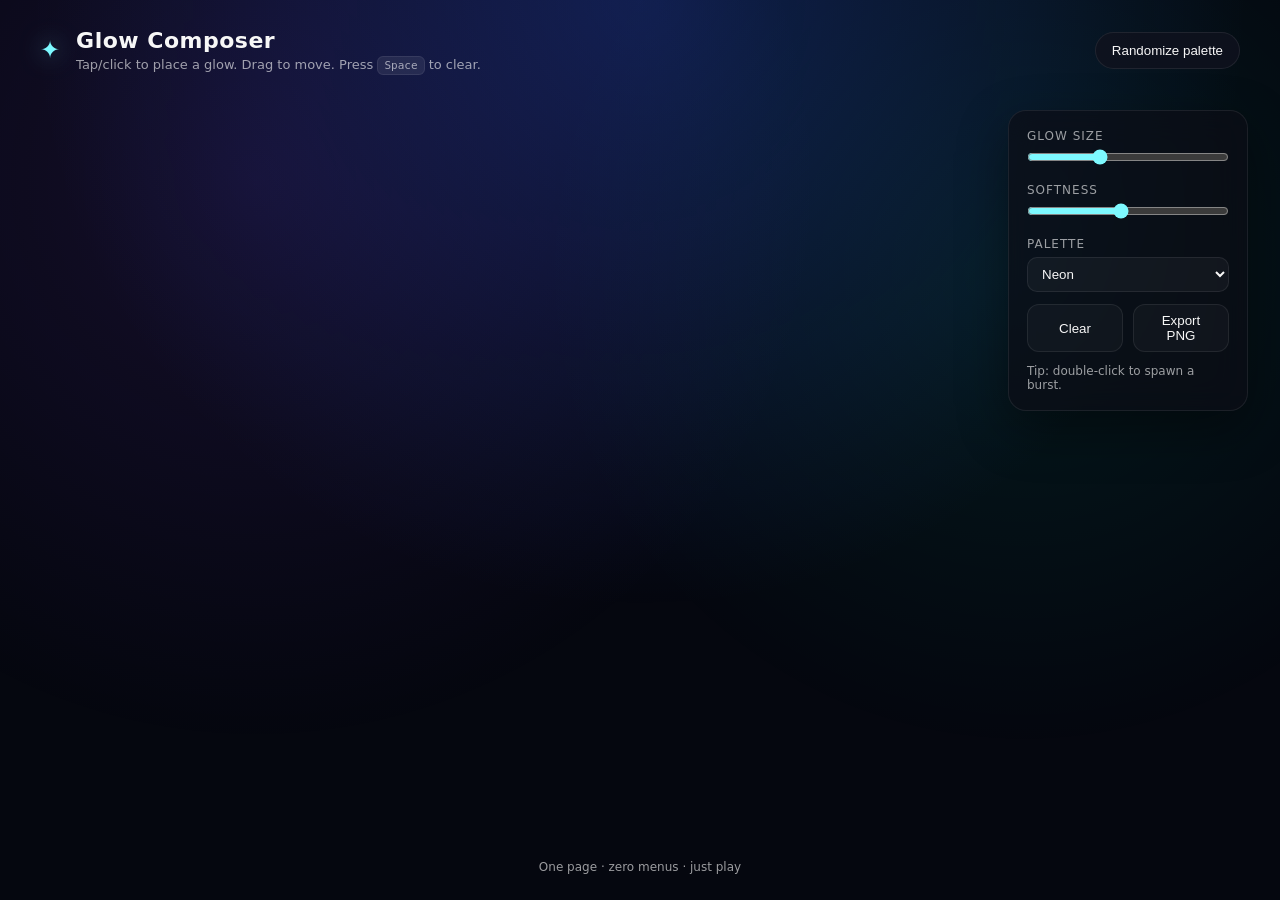
<file: glow-composer/index.html>
<!doctype html>
<html lang="en">
  <head>
    <meta charset="UTF-8" />
    <meta name="viewport" content="width=device-width, initial-scale=1.0" />
    <title>Glow Composer</title>
    <link rel="stylesheet" href="styles.css" />
  </head>
  <body>
    <div class="bg"></div>
    <header class="topbar">
      <div class="brand">
        <span class="spark">✦</span>
        <div>
          <h1>Glow Composer</h1>
          <p>Tap/click to place a glow. Drag to move. Press <kbd>Space</kbd> to clear.</p>
        </div>
      </div>
      <button id="randomize" class="pill">Randomize palette</button>
    </header>

    <main class="stage">
      <canvas id="canvas"></canvas>
      <div class="controls" aria-label="controls">
        <div class="control">
          <label for="size">Glow size</label>
          <input id="size" type="range" min="20" max="220" value="90" />
        </div>
        <div class="control">
          <label for="blur">Softness</label>
          <input id="blur" type="range" min="10" max="140" value="70" />
        </div>
        <div class="control">
          <label for="palette">Palette</label>
          <select id="palette">
            <option value="neon" selected>Neon</option>
            <option value="pastel">Pastel</option>
            <option value="mono">Mono</option>
            <option value="sunset">Sunset</option>
          </select>
        </div>
        <div class="row">
          <button id="clear" class="ghost">Clear</button>
          <button id="download" class="ghost">Export PNG</button>
        </div>
        <p class="hint">Tip: double-click to spawn a burst.</p>
      </div>
    </main>

    <footer class="footer">
      <span>One page · zero menus · just play</span>
    </footer>

    <script src="app.js"></script>
  </body>
</html>
</file>
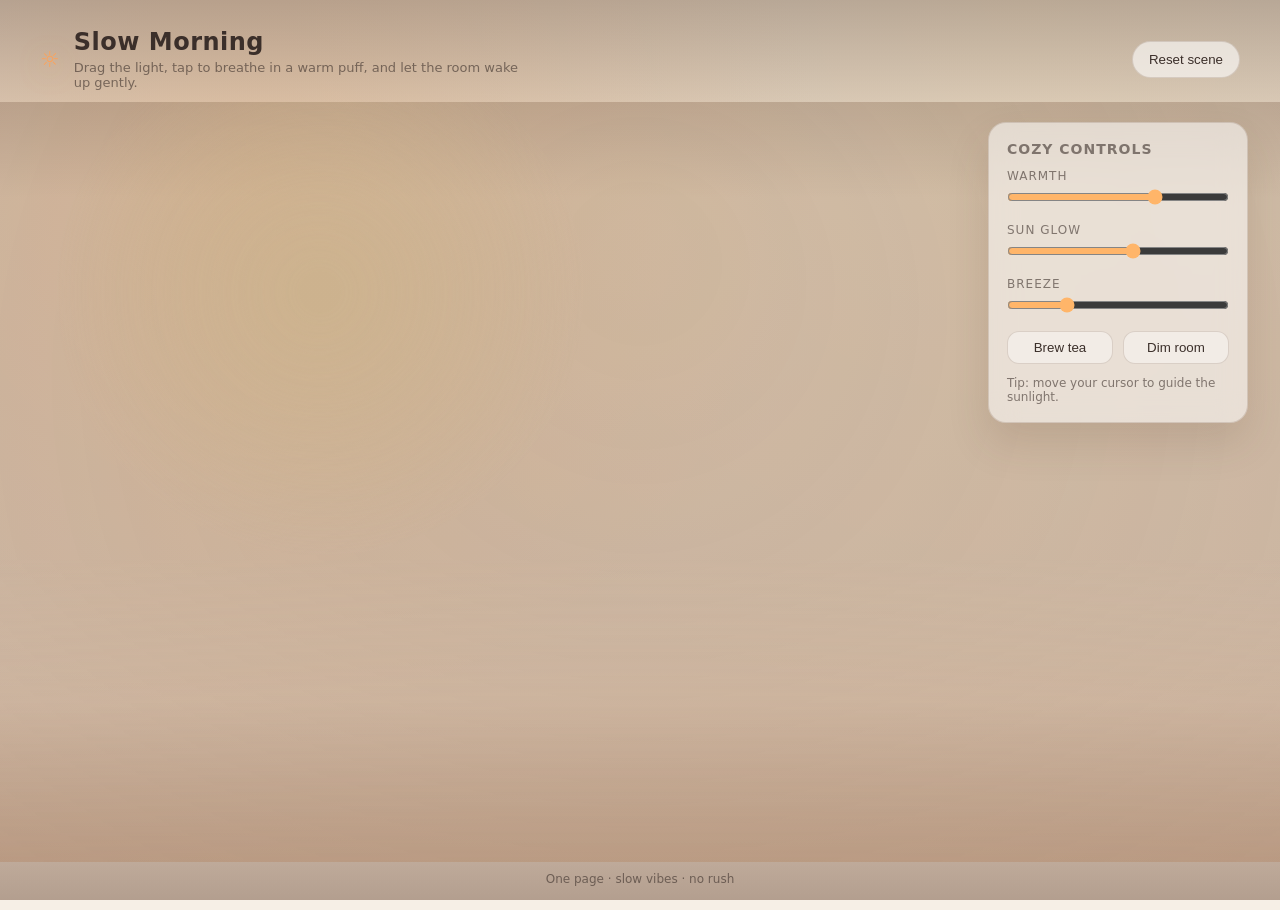
<file: daily/2026-03-07-chill/index.html>
<!doctype html>
<html lang="en">
  <head>
    <meta charset="UTF-8" />
    <meta name="viewport" content="width=device-width, initial-scale=1.0" />
    <title>Slow Morning</title>
    <link rel="stylesheet" href="styles.css" />
  </head>
  <body>
    <div class="backdrop"></div>
    <header class="topbar">
      <div class="title">
        <span class="dot">☼</span>
        <div>
          <h1>Slow Morning</h1>
          <p>Drag the light, tap to breathe in a warm puff, and let the room wake up gently.</p>
        </div>
      </div>
      <button id="reset" class="pill">Reset scene</button>
    </header>

    <main class="stage">
      <canvas id="canvas" aria-label="slow morning canvas"></canvas>
      <aside class="panel">
        <h2>Cozy controls</h2>
        <div class="control">
          <label for="warmth">Warmth</label>
          <input id="warmth" type="range" min="0" max="100" value="68" />
        </div>
        <div class="control">
          <label for="glow">Sun glow</label>
          <input id="glow" type="range" min="40" max="180" value="120" />
        </div>
        <div class="control">
          <label for="breeze">Breeze</label>
          <input id="breeze" type="range" min="0" max="100" value="25" />
        </div>
        <div class="buttons">
          <button id="brew" class="ghost">Brew tea</button>
          <button id="dim" class="ghost">Dim room</button>
        </div>
        <p class="hint">Tip: move your cursor to guide the sunlight.</p>
      </aside>
    </main>

    <footer class="footer">
      <span>One page · slow vibes · no rush</span>
    </footer>

    <script src="app.js"></script>
  </body>
</html>
</file>
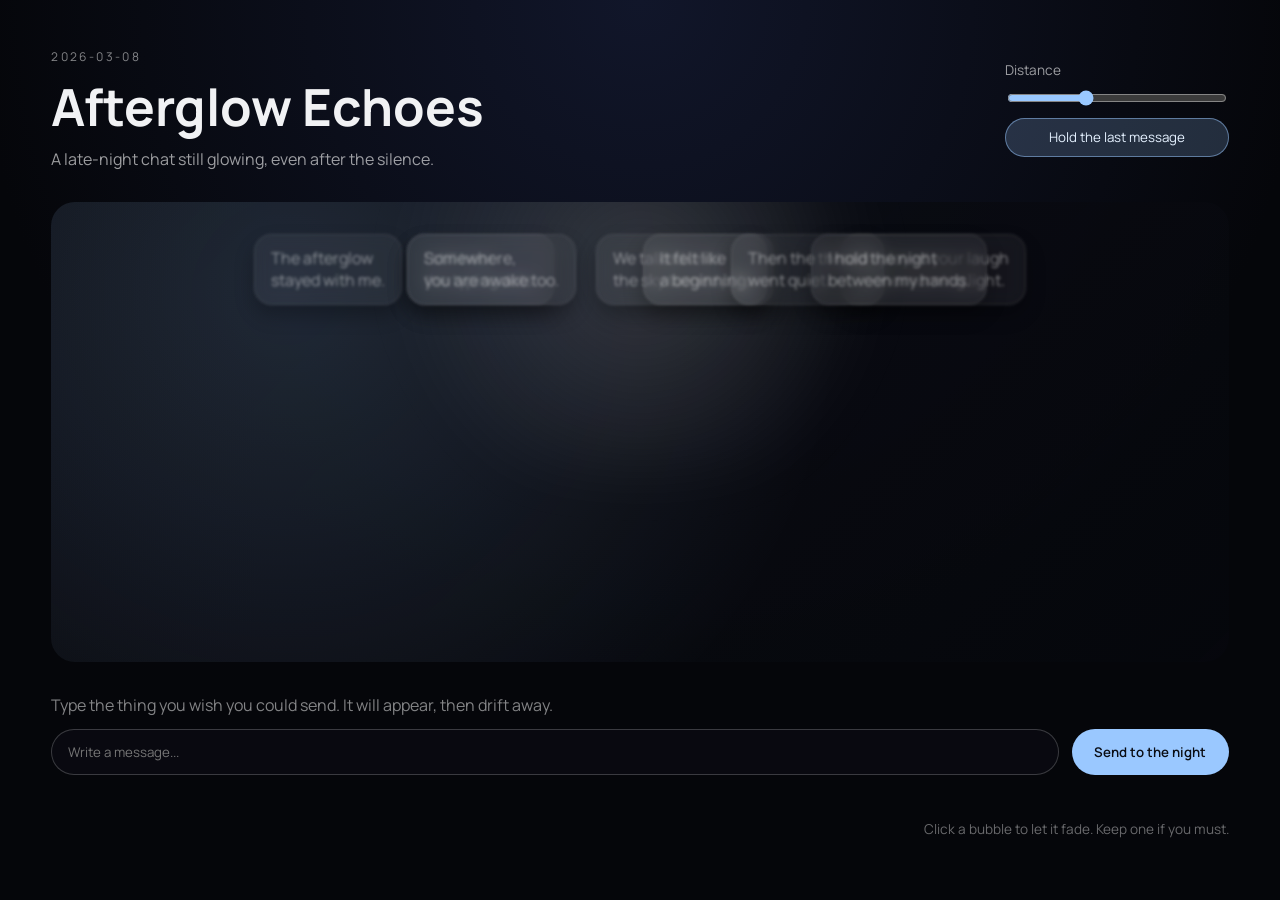
<file: daily/2026-03-08-echoes/index.html>
<!DOCTYPE html>
<html lang="en">
<head>
  <meta charset="UTF-8" />
  <meta name="viewport" content="width=device-width, initial-scale=1.0" />
  <title>Afterglow Echoes</title>
  <link rel="stylesheet" href="styles.css" />
</head>
<body>
  <main class="stage">
    <header class="top">
      <div>
        <p class="date">2026-03-08</p>
        <h1>Afterglow Echoes</h1>
        <p class="subtitle">A late-night chat still glowing, even after the silence.</p>
      </div>
      <div class="controls">
        <label for="distance">Distance</label>
        <input id="distance" type="range" min="0" max="100" value="35" />
        <button id="hold">Hold the last message</button>
      </div>
    </header>

    <section class="chat-sky" aria-live="polite">
      <div class="halo"></div>
      <div class="message-stream" id="stream"></div>
    </section>

    <section class="compose">
      <p class="hint">Type the thing you wish you could send. It will appear, then drift away.</p>
      <form id="composer">
        <input id="messageInput" type="text" maxlength="80" placeholder="Write a message..." required />
        <button type="submit">Send to the night</button>
      </form>
    </section>

    <footer>
      <p>Click a bubble to let it fade. Keep one if you must.</p>
    </footer>
  </main>

  <script src="app.js"></script>
</body>
</html>
</file>
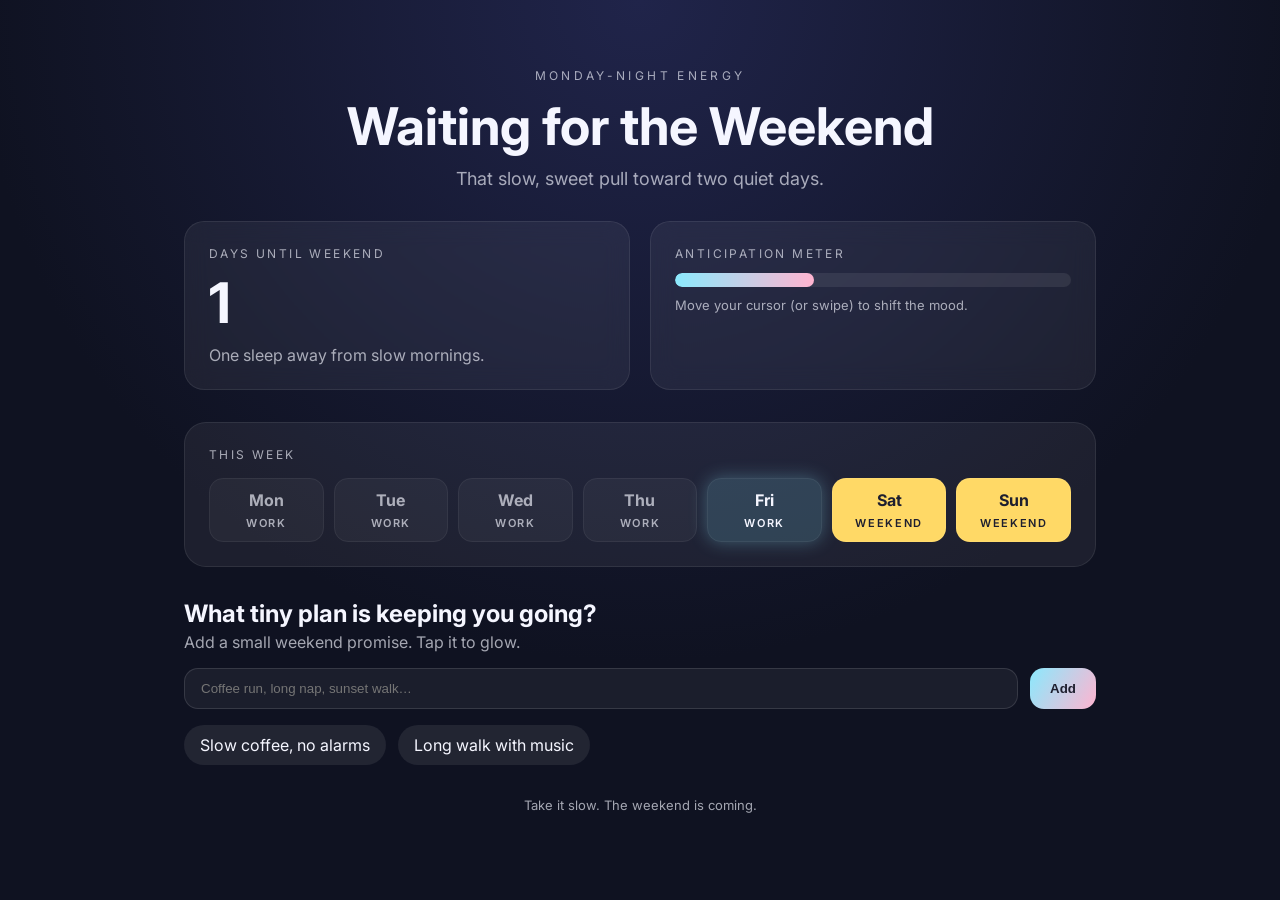
<file: daily/2026-03-09-weekend-wait/index.html>
<!DOCTYPE html>
<html lang="en">
<head>
  <meta charset="UTF-8" />
  <meta name="viewport" content="width=device-width, initial-scale=1.0" />
  <title>Weekend Wait</title>
  <link rel="stylesheet" href="styles.css" />
</head>
<body>
  <main class="page">
    <header class="hero">
      <p class="eyebrow">Monday-night energy</p>
      <h1>Waiting for the Weekend</h1>
      <p class="sub">That slow, sweet pull toward two quiet days.</p>
    </header>

    <section class="panel">
      <div class="countdown">
        <div class="countdown-label">Days until weekend</div>
        <div class="countdown-value" id="daysLeft">—</div>
        <div class="countdown-note" id="countdownNote">Loading the calendar…</div>
      </div>
      <div class="meter">
        <div class="meter-label">Anticipation meter</div>
        <div class="meter-track">
          <div class="meter-fill" id="meterFill"></div>
        </div>
        <div class="meter-hint">Move your cursor (or swipe) to shift the mood.</div>
      </div>
    </section>

    <section class="week">
      <div class="week-label">This week</div>
      <div class="week-grid" id="weekGrid"></div>
    </section>

    <section class="plans">
      <div>
        <h2>What tiny plan is keeping you going?</h2>
        <p class="note">Add a small weekend promise. Tap it to glow.</p>
      </div>
      <form id="planForm">
        <input type="text" id="planInput" placeholder="Coffee run, long nap, sunset walk…" autocomplete="off" />
        <button type="submit">Add</button>
      </form>
      <div class="plan-list" id="planList"></div>
    </section>

    <footer class="footer">
      <span>Take it slow. The weekend is coming.</span>
    </footer>
  </main>

  <script src="app.js"></script>
</body>
</html>
</file>
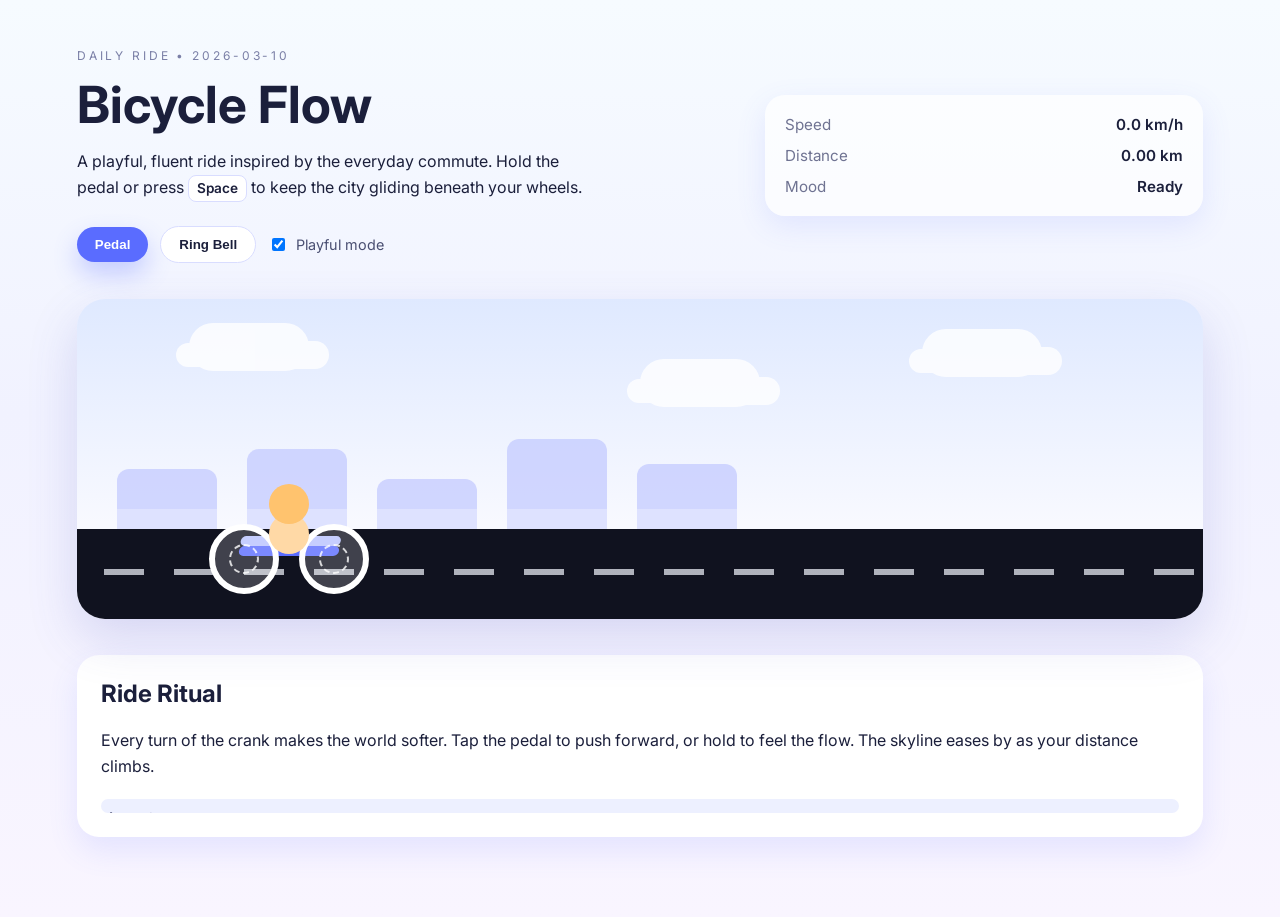
<file: daily/2026-03-10-bicycle-flow/index.html>
<!doctype html>
<html lang="en">
<head>
  <meta charset="UTF-8" />
  <meta name="viewport" content="width=device-width, initial-scale=1.0" />
  <title>Bicycle Flow — Daily Ride</title>
  <link rel="stylesheet" href="styles.css" />
</head>
<body>
  <main class="page">
    <header class="hero">
      <div class="hero-text">
        <p class="eyebrow">Daily Ride • 2026-03-10</p>
        <h1>Bicycle Flow</h1>
        <p class="sub">
          A playful, fluent ride inspired by the everyday commute. Hold the pedal or press
          <span class="key">Space</span> to keep the city gliding beneath your wheels.
        </p>
        <div class="controls">
          <button id="pedalBtn" class="btn primary">Pedal</button>
          <button id="bellBtn" class="btn ghost">Ring Bell</button>
          <label class="toggle">
            <input type="checkbox" id="playfulToggle" checked />
            <span>Playful mode</span>
          </label>
        </div>
      </div>
      <div class="stats">
        <div class="stat">
          <span class="label">Speed</span>
          <span class="value"><span id="speed">0</span> km/h</span>
        </div>
        <div class="stat">
          <span class="label">Distance</span>
          <span class="value"><span id="distance">0.0</span> km</span>
        </div>
        <div class="stat">
          <span class="label">Mood</span>
          <span class="value" id="mood">Ready</span>
        </div>
      </div>
    </header>

    <section class="ride">
      <div class="sky">
        <div class="cloud cloud-a"></div>
        <div class="cloud cloud-b"></div>
        <div class="cloud cloud-c"></div>
      </div>

      <div class="city">
        <div class="building"></div>
        <div class="building"></div>
        <div class="building"></div>
        <div class="building"></div>
        <div class="building"></div>
      </div>

      <div class="road">
        <div class="lane"></div>
      </div>

      <div class="bike" id="bike">
        <div class="frame"></div>
        <div class="wheel left">
          <div class="hub"></div>
        </div>
        <div class="wheel right">
          <div class="hub"></div>
        </div>
        <div class="rider"></div>
      </div>
    </section>

    <section class="panel">
      <h2>Ride Ritual</h2>
      <p>
        Every turn of the crank makes the world softer. Tap the pedal to push forward, or
        hold to feel the flow. The skyline eases by as your distance climbs.
      </p>
      <div class="meter">
        <div class="meter-fill" id="meterFill"></div>
        <span class="meter-label">Momentum</span>
      </div>
    </section>
  </main>

  <script src="app.js"></script>
</body>
</html>
</file>
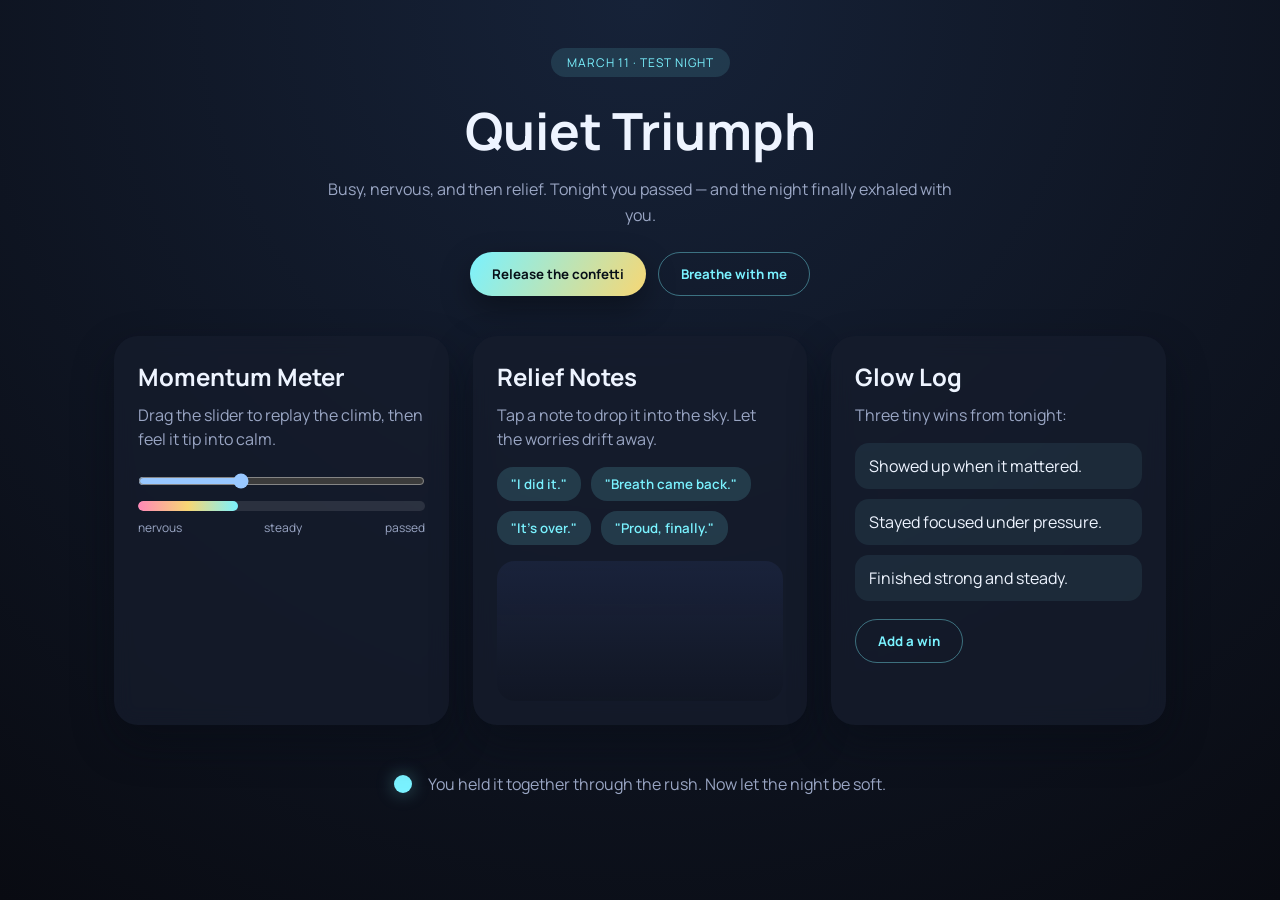
<file: daily/2026-03-11-test-pass/index.html>
<!doctype html>
<html lang="en">
  <head>
    <meta charset="UTF-8" />
    <meta name="viewport" content="width=device-width, initial-scale=1.0" />
    <title>Test Pass — Quiet Triumph</title>
    <link rel="stylesheet" href="styles.css" />
  </head>
  <body>
    <main class="page">
      <header class="hero">
        <div class="badge">March 11 · Test Night</div>
        <h1>Quiet Triumph</h1>
        <p class="subtitle">
          Busy, nervous, and then relief. Tonight you passed — and the night
          finally exhaled with you.
        </p>
        <div class="controls">
          <button id="celebrateBtn">Release the confetti</button>
          <button id="breatheBtn" class="ghost">Breathe with me</button>
        </div>
      </header>

      <section class="grid">
        <article class="card">
          <h2>Momentum Meter</h2>
          <p>Drag the slider to replay the climb, then feel it tip into calm.</p>
          <div class="meter">
            <input id="momentum" type="range" min="0" max="100" value="35" />
            <div class="meter-bar">
              <span id="meterFill"></span>
            </div>
            <div class="meter-labels">
              <span>nervous</span>
              <span>steady</span>
              <span>passed</span>
            </div>
          </div>
        </article>

        <article class="card">
          <h2>Relief Notes</h2>
          <p>Tap a note to drop it into the sky. Let the worries drift away.</p>
          <div class="notes" id="notes">
            <button class="note">"I did it."</button>
            <button class="note">"Breath came back."</button>
            <button class="note">"It’s over."</button>
            <button class="note">"Proud, finally."</button>
          </div>
          <div class="sky" id="sky"></div>
        </article>

        <article class="card">
          <h2>Glow Log</h2>
          <p>Three tiny wins from tonight:</p>
          <ul class="wins" id="wins">
            <li>Showed up when it mattered.</li>
            <li>Stayed focused under pressure.</li>
            <li>Finished strong and steady.</li>
          </ul>
          <button id="addWin" class="ghost">Add a win</button>
        </article>
      </section>

      <footer class="footer">
        <div class="pulse" id="pulse"></div>
        <p>
          You held it together through the rush. Now let the night be soft.
        </p>
      </footer>
    </main>

    <canvas id="confetti" aria-hidden="true"></canvas>
    <script src="app.js"></script>
  </body>
</html>
</file>
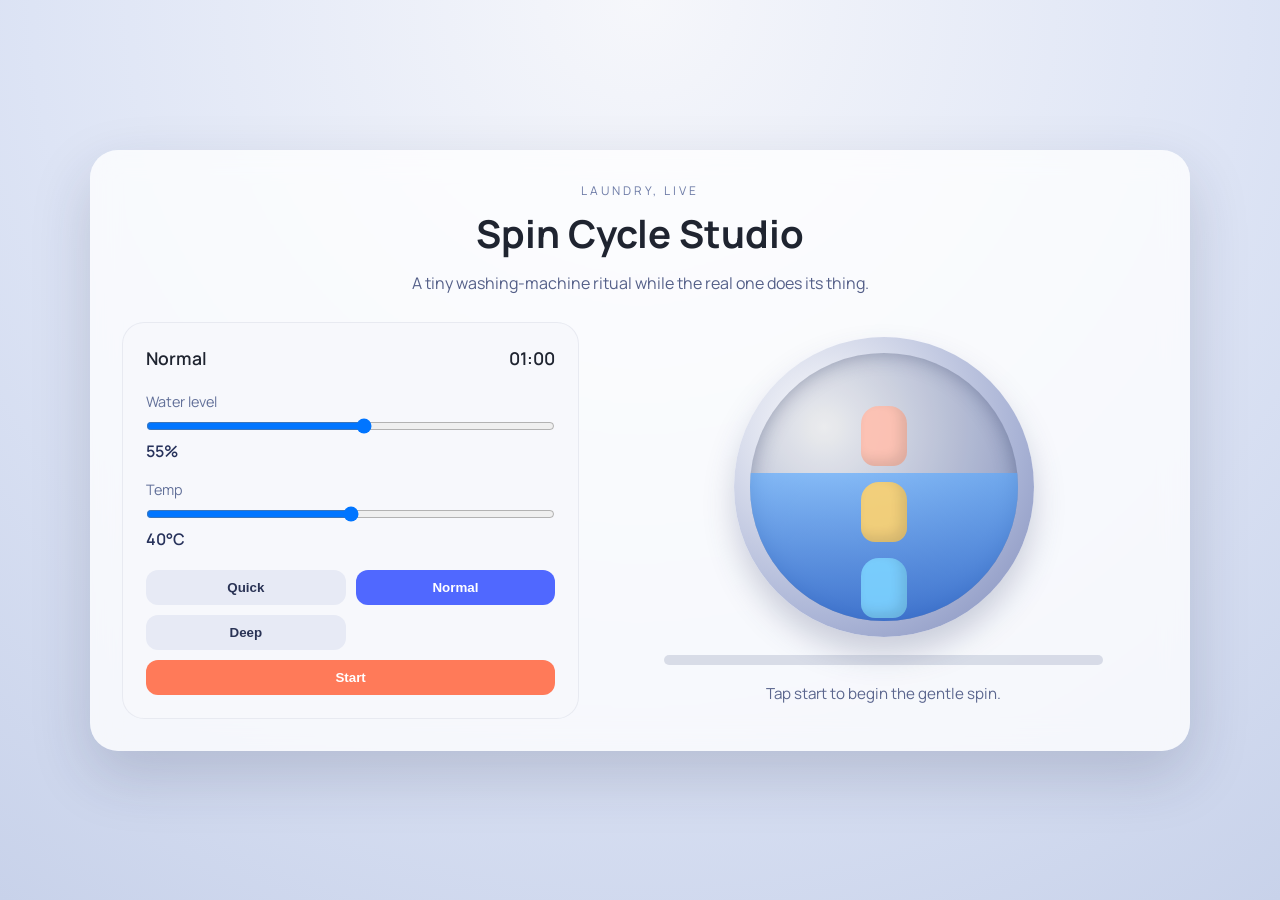
<file: daily/2026-03-12-washing-machine/index.html>
<!DOCTYPE html>
<html lang="en">
<head>
  <meta charset="UTF-8" />
  <meta name="viewport" content="width=device-width, initial-scale=1.0" />
  <title>Spin Cycle Studio</title>
  <link rel="stylesheet" href="styles.css" />
</head>
<body>
  <main class="scene">
    <header>
      <p class="eyebrow">Laundry, live</p>
      <h1>Spin Cycle Studio</h1>
      <p class="subtitle">A tiny washing-machine ritual while the real one does its thing.</p>
    </header>

    <section class="machine">
      <div class="panel">
        <div class="display">
          <span id="cycleName">Normal</span>
          <span id="timeLeft">01:00</span>
        </div>
        <div class="meters">
          <div class="meter">
            <label for="waterLevel">Water level</label>
            <input type="range" id="waterLevel" min="15" max="90" value="55" />
            <span id="waterValue">55%</span>
          </div>
          <div class="meter">
            <label for="tempLevel">Temp</label>
            <input type="range" id="tempLevel" min="20" max="60" value="40" />
            <span id="tempValue">40°C</span>
          </div>
        </div>
        <div class="controls">
          <button class="cycle" data-cycle="Quick" data-time="0.5">Quick</button>
          <button class="cycle active" data-cycle="Normal" data-time="1">Normal</button>
          <button class="cycle" data-cycle="Deep" data-time="2">Deep</button>
          <button id="startBtn" class="primary">Start</button>
        </div>
      </div>

      <div class="drum-shell">
        <div class="drum">
          <div class="glass">
            <div class="water" id="water"></div>
            <div class="laundry" id="laundry">
              <span class="sock"></span>
              <span class="sock"></span>
              <span class="sock"></span>
              <span class="sock"></span>
            </div>
            <div class="bubbles" id="bubbles"></div>
          </div>
        </div>
        <div class="progress">
          <div class="progress-bar" id="progressBar"></div>
        </div>
        <div class="tips" id="tipText">Tap start to begin the gentle spin.</div>
      </div>
    </section>
  </main>

  <script src="app.js"></script>
</body>
</html>
</file>
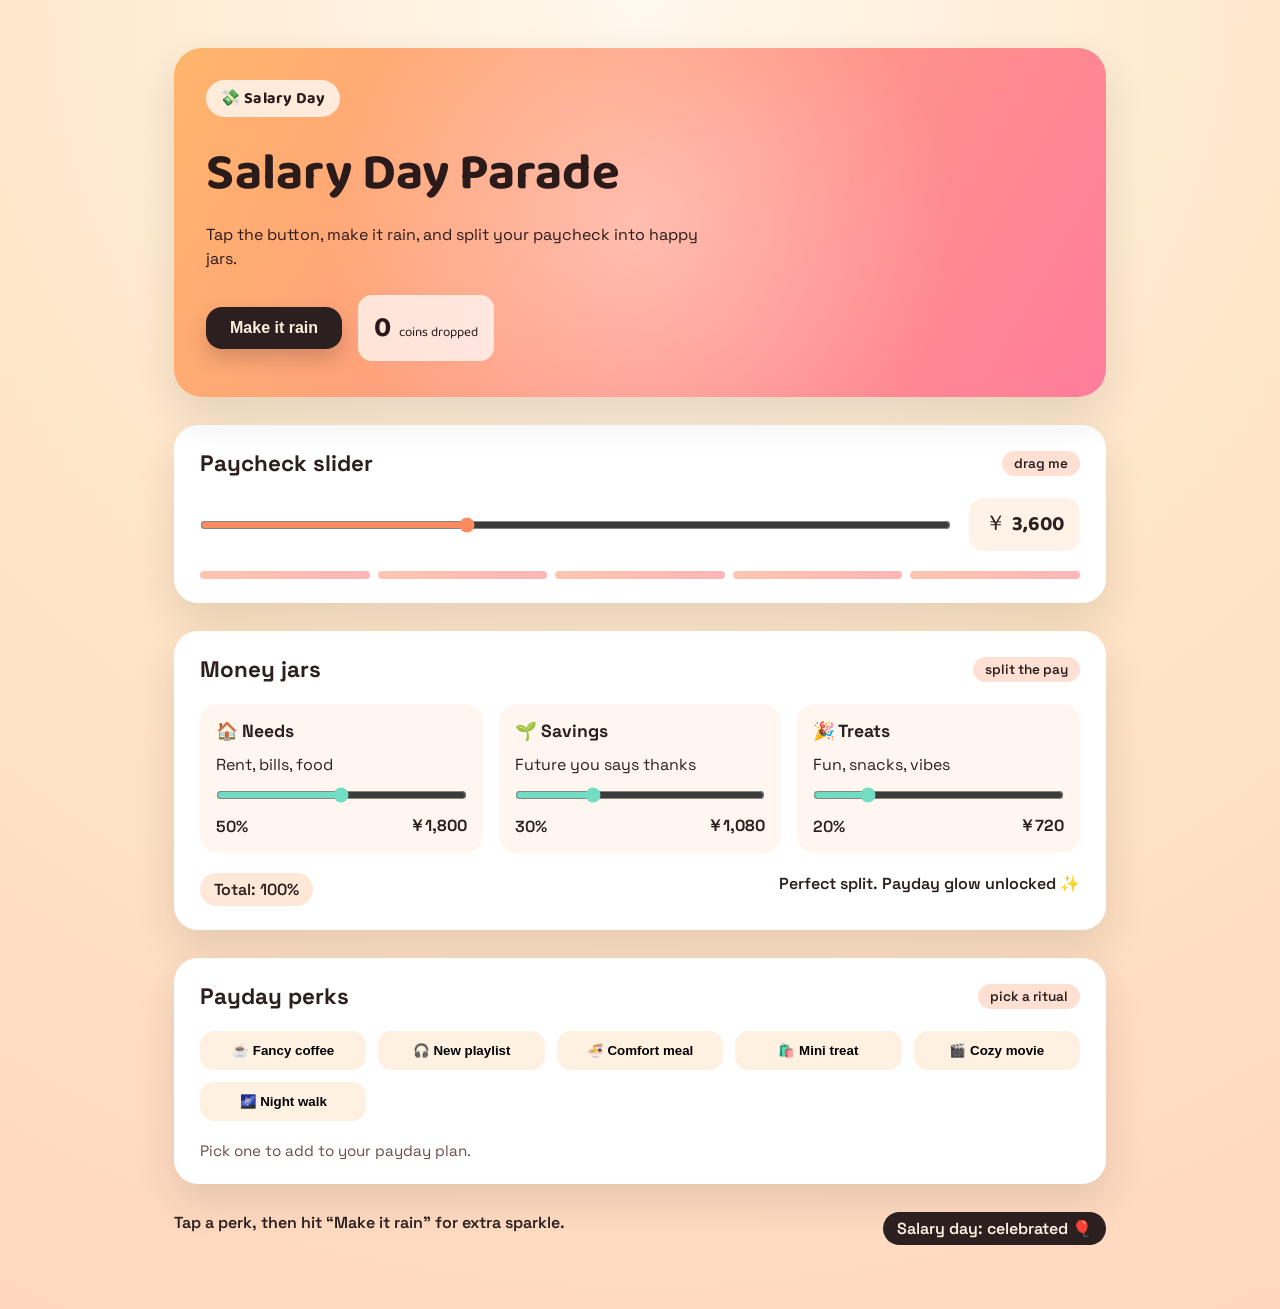
<file: daily/2026-03-13-salary-day/index.html>
<!DOCTYPE html>
<html lang="en">
<head>
  <meta charset="UTF-8" />
  <meta name="viewport" content="width=device-width, initial-scale=1.0" />
  <title>Salary Day Parade</title>
  <link rel="stylesheet" href="styles.css" />
</head>
<body>
  <div class="page">
    <header class="hero">
      <div class="hero-badge">💸 Salary Day</div>
      <h1>Salary Day Parade</h1>
      <p>Tap the button, make it rain, and split your paycheck into happy jars.</p>
      <div class="hero-actions">
        <button id="rainButton" class="primary">Make it rain</button>
        <div class="counter">
          <span id="rainCount">0</span>
          <small>coins dropped</small>
        </div>
      </div>
    </header>

    <section class="card paycheck">
      <div class="card-title">
        <h2>Paycheck slider</h2>
        <span class="chip">drag me</span>
      </div>
      <div class="pay-row">
        <input id="paySlider" type="range" min="1200" max="8000" step="100" value="3600" />
        <div class="pay-amount">
          <span>￥</span>
          <strong id="payValue">3600</strong>
        </div>
      </div>
      <div class="sparkline">
        <span></span><span></span><span></span><span></span><span></span>
      </div>
    </section>

    <section class="card jars">
      <div class="card-title">
        <h2>Money jars</h2>
        <span class="chip">split the pay</span>
      </div>
      <div class="jar-grid">
        <div class="jar" data-jar="needs">
          <div class="jar-top">🏠 Needs</div>
          <p>Rent, bills, food</p>
          <input class="jar-slider" type="range" min="0" max="100" value="50" />
          <div class="jar-stats">
            <span class="jar-percent">50%</span>
            <strong class="jar-amount">￥1800</strong>
          </div>
        </div>
        <div class="jar" data-jar="savings">
          <div class="jar-top">🌱 Savings</div>
          <p>Future you says thanks</p>
          <input class="jar-slider" type="range" min="0" max="100" value="30" />
          <div class="jar-stats">
            <span class="jar-percent">30%</span>
            <strong class="jar-amount">￥1080</strong>
          </div>
        </div>
        <div class="jar" data-jar="treats">
          <div class="jar-top">🎉 Treats</div>
          <p>Fun, snacks, vibes</p>
          <input class="jar-slider" type="range" min="0" max="100" value="20" />
          <div class="jar-stats">
            <span class="jar-percent">20%</span>
            <strong class="jar-amount">￥720</strong>
          </div>
        </div>
      </div>
      <div class="jar-footer">
        <div class="total" id="percentTotal">Total: 100%</div>
        <div class="message" id="budgetMessage">Perfect split. Payday glow unlocked ✨</div>
      </div>
    </section>

    <section class="card perks">
      <div class="card-title">
        <h2>Payday perks</h2>
        <span class="chip">pick a ritual</span>
      </div>
      <div class="perk-grid">
        <button class="perk">☕ Fancy coffee</button>
        <button class="perk">🎧 New playlist</button>
        <button class="perk">🍜 Comfort meal</button>
        <button class="perk">🛍️ Mini treat</button>
        <button class="perk">🎬 Cozy movie</button>
        <button class="perk">🌌 Night walk</button>
      </div>
      <p class="perk-note" id="perkNote">Pick one to add to your payday plan.</p>
    </section>

    <footer class="footer">
      <span>Tap a perk, then hit “Make it rain” for extra sparkle.</span>
      <div class="badge">Salary day: celebrated 🎈</div>
    </footer>
  </div>

  <div id="coinField" class="coin-field" aria-hidden="true"></div>

  <script src="app.js"></script>
</body>
</html>
</file>
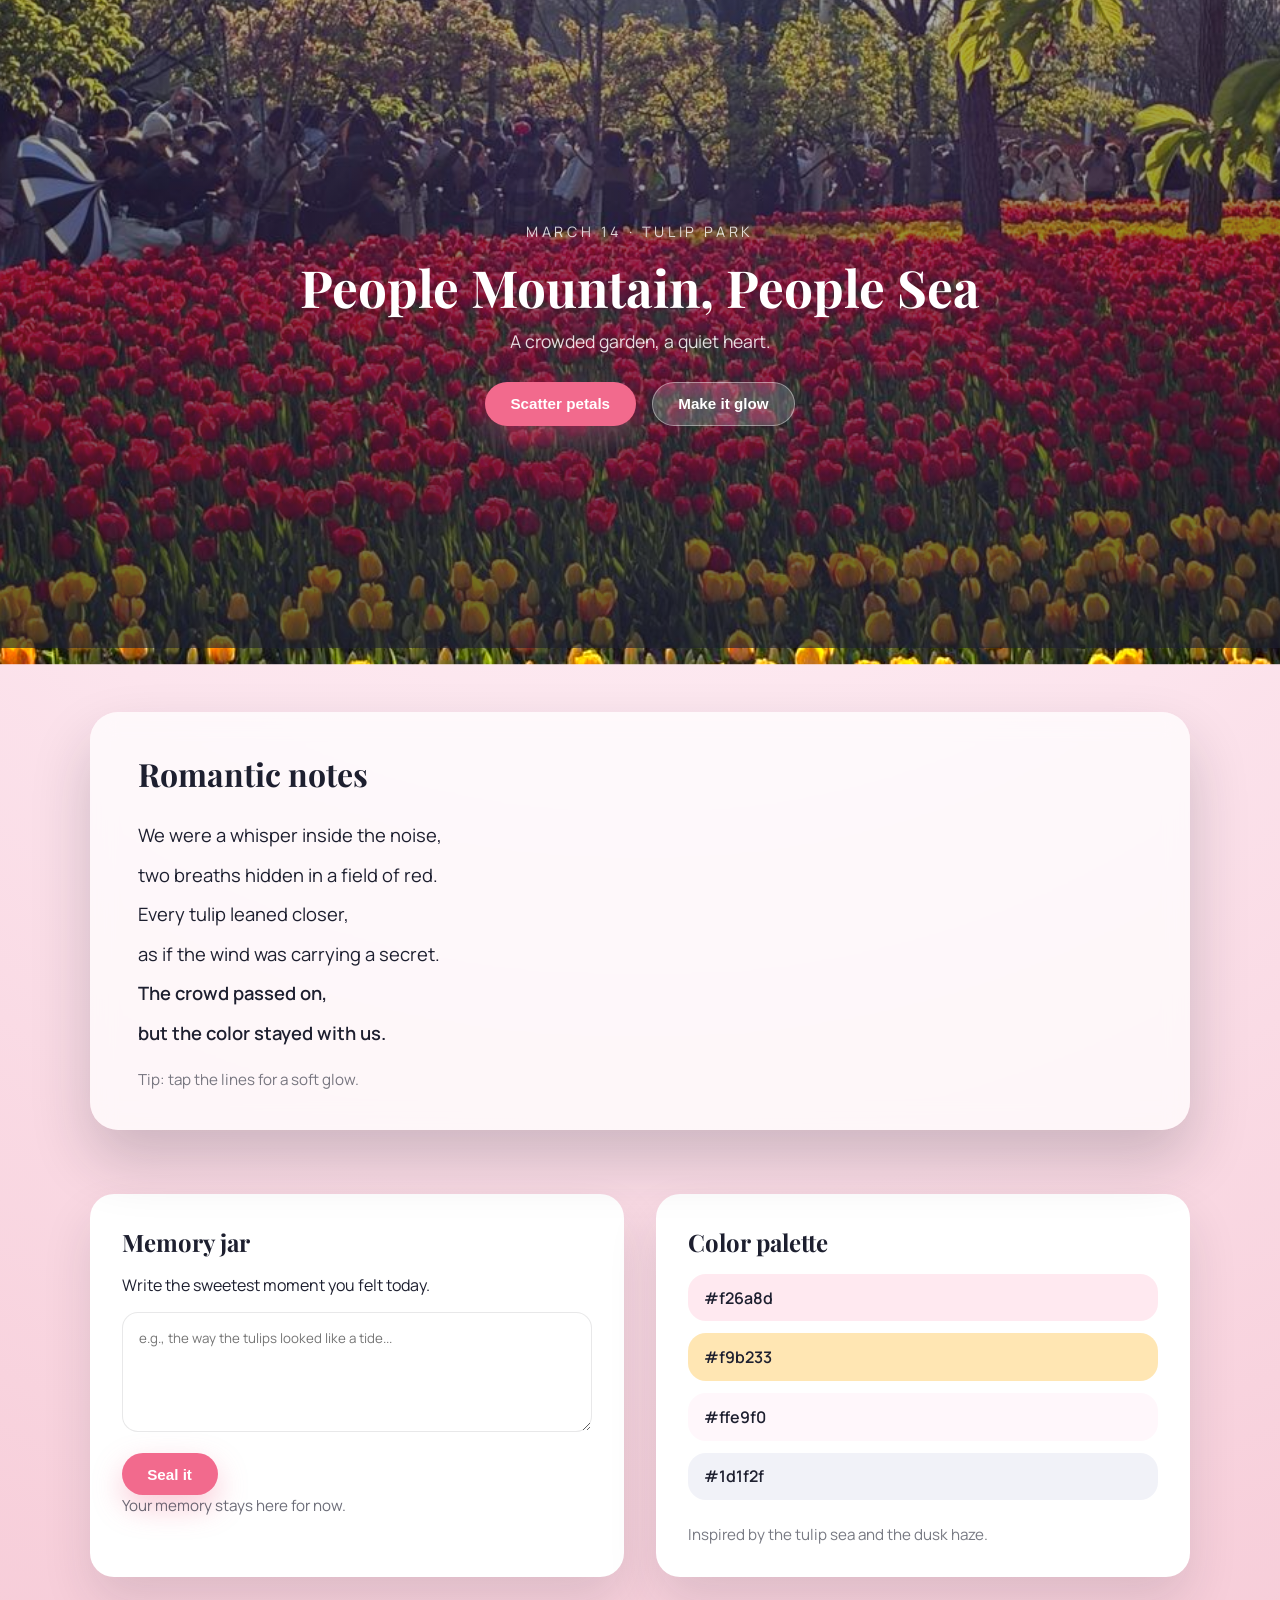
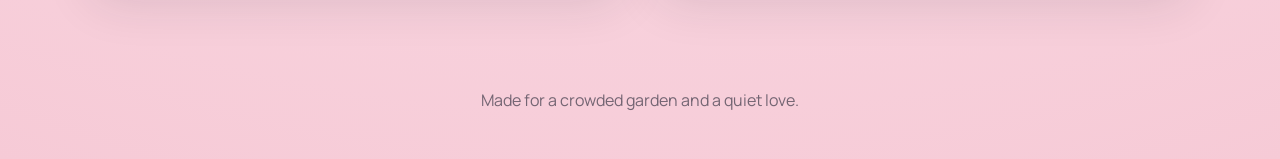
<file: daily/2026-03-14-tulip-park/index.html>
<!DOCTYPE html>
<html lang="en">
<head>
  <meta charset="UTF-8" />
  <meta name="viewport" content="width=device-width, initial-scale=1.0" />
  <title>Tulip Sea, People Mountain</title>
  <link rel="stylesheet" href="styles.css" />
</head>
<body>
  <div class="page">
    <header class="hero">
      <div class="hero-image" aria-hidden="true"></div>
      <div class="hero-overlay"></div>
      <div class="hero-content">
        <p class="eyebrow">March 14 · Tulip Park</p>
        <h1>People Mountain, People Sea</h1>
        <p class="subtitle">A crowded garden, a quiet heart.</p>
        <div class="hero-actions">
          <button id="petalButton" class="primary">Scatter petals</button>
          <button id="glowButton" class="ghost">Make it glow</button>
        </div>
      </div>
    </header>

    <main>
      <section class="poem">
        <h2>Romantic notes</h2>
        <div class="lines">
          <p>We were a whisper inside the noise,</p>
          <p>two breaths hidden in a field of red.</p>
          <p>Every tulip leaned closer,</p>
          <p>as if the wind was carrying a secret.</p>
          <p class="accent">The crowd passed on,</p>
          <p class="accent">but the color stayed with us.</p>
        </div>
        <div class="hint">Tip: tap the lines for a soft glow.</div>
      </section>

      <section class="memory">
        <div class="card">
          <h3>Memory jar</h3>
          <p>Write the sweetest moment you felt today.</p>
          <textarea id="memoryInput" placeholder="e.g., the way the tulips looked like a tide..."></textarea>
          <button id="saveMemory" class="primary">Seal it</button>
          <p id="memoryEcho" class="echo">Your memory stays here for now.</p>
        </div>
        <div class="card stats">
          <h3>Color palette</h3>
          <div class="swatches">
            <div class="swatch"><span>#f26a8d</span></div>
            <div class="swatch"><span>#f9b233</span></div>
            <div class="swatch"><span>#ffe9f0</span></div>
            <div class="swatch"><span>#1d1f2f</span></div>
          </div>
          <p class="soft">Inspired by the tulip sea and the dusk haze.</p>
        </div>
      </section>
    </main>

    <footer>
      <p>Made for a crowded garden and a quiet love.</p>
    </footer>
  </div>

  <div id="petalField" aria-hidden="true"></div>

  <script src="app.js"></script>
</body>
</html>
</file>
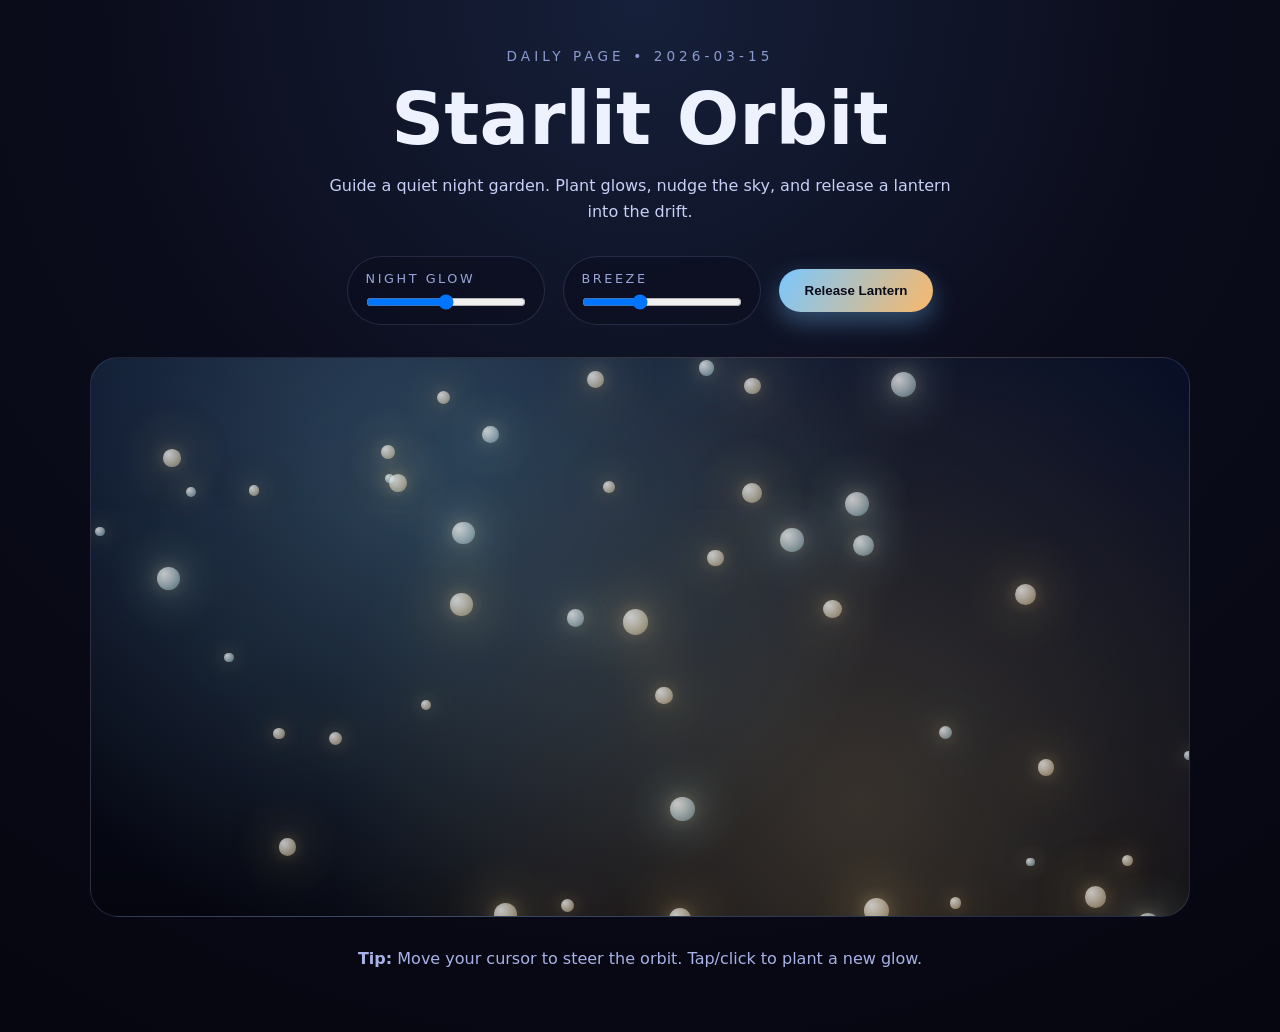
<file: daily/2026-03-15-starlit-orbit/index.html>
<!DOCTYPE html>
<html lang="en">
<head>
  <meta charset="UTF-8" />
  <meta name="viewport" content="width=device-width, initial-scale=1.0" />
  <title>Starlit Orbit</title>
  <link rel="stylesheet" href="styles.css" />
</head>
<body>
  <main class="scene">
    <header class="hero">
      <p class="eyebrow">Daily Page • 2026-03-15</p>
      <h1>Starlit Orbit</h1>
      <p class="subtitle">Guide a quiet night garden. Plant glows, nudge the sky, and release a lantern into the drift.</p>
    </header>

    <section class="controls">
      <div class="control">
        <label for="glow">Night Glow</label>
        <input id="glow" type="range" min="40" max="120" value="80" />
      </div>
      <div class="control">
        <label for="breeze">Breeze</label>
        <input id="breeze" type="range" min="0" max="100" value="35" />
      </div>
      <button id="lantern">Release Lantern</button>
    </section>

    <section class="sky" id="sky" aria-label="Interactive night sky">
      <div class="orbit" id="orbit"></div>
    </section>

    <section class="note">
      <p><strong>Tip:</strong> Move your cursor to steer the orbit. Tap/click to plant a new glow.</p>
    </section>
  </main>

  <script src="app.js"></script>
</body>
</html>
</file>
<file: glow-composer/styles.css>
:root {
  color-scheme: dark;
  --panel: rgba(12, 14, 22, 0.7);
  --panel-border: rgba(255, 255, 255, 0.08);
  --text: #f7f7f7;
  --muted: rgba(255, 255, 255, 0.6);
  --accent: #7df9ff;
}

* {
  box-sizing: border-box;
  margin: 0;
  padding: 0;
}

body {
  font-family: "Inter", system-ui, -apple-system, sans-serif;
  background: #05070f;
  color: var(--text);
  min-height: 100vh;
  overflow: hidden;
}

.bg {
  position: fixed;
  inset: 0;
  background: radial-gradient(circle at top, rgba(46, 97, 255, 0.25), transparent 55%),
    radial-gradient(circle at 20% 20%, rgba(141, 71, 255, 0.12), transparent 45%),
    radial-gradient(circle at 80% 30%, rgba(0, 255, 198, 0.08), transparent 40%);
  pointer-events: none;
  filter: blur(0px);
}

.topbar {
  position: relative;
  z-index: 2;
  display: flex;
  align-items: center;
  justify-content: space-between;
  padding: 28px 40px 18px;
}

.brand {
  display: flex;
  gap: 16px;
  align-items: center;
}

.brand h1 {
  font-size: 22px;
  letter-spacing: 0.5px;
}

.brand p {
  color: var(--muted);
  font-size: 13px;
  margin-top: 4px;
}

.spark {
  font-size: 24px;
  color: var(--accent);
  filter: drop-shadow(0 0 12px rgba(125, 249, 255, 0.6));
}

.pill {
  border: 1px solid var(--panel-border);
  background: rgba(16, 18, 30, 0.85);
  color: var(--text);
  padding: 10px 16px;
  border-radius: 999px;
  cursor: pointer;
  transition: transform 0.2s ease, border 0.2s ease;
}

.pill:hover {
  transform: translateY(-1px);
  border-color: rgba(125, 249, 255, 0.4);
}

.stage {
  position: relative;
  height: calc(100vh - 140px);
}

#canvas {
  width: 100%;
  height: 100%;
  display: block;
}

.controls {
  position: absolute;
  right: 32px;
  top: 20px;
  width: 240px;
  background: var(--panel);
  border: 1px solid var(--panel-border);
  border-radius: 18px;
  padding: 18px;
  backdrop-filter: blur(16px);
  box-shadow: 0 18px 50px rgba(0, 0, 0, 0.4);
}

.control + .control {
  margin-top: 14px;
}

label {
  display: block;
  font-size: 12px;
  color: var(--muted);
  margin-bottom: 6px;
  text-transform: uppercase;
  letter-spacing: 1px;
}

input[type="range"] {
  width: 100%;
  accent-color: var(--accent);
}

select {
  width: 100%;
  border-radius: 10px;
  padding: 8px 10px;
  background: rgba(255, 255, 255, 0.04);
  border: 1px solid var(--panel-border);
  color: var(--text);
}

.row {
  display: flex;
  gap: 10px;
  margin-top: 12px;
}

.ghost {
  flex: 1;
  padding: 8px 12px;
  border-radius: 12px;
  border: 1px solid var(--panel-border);
  background: rgba(255, 255, 255, 0.03);
  color: var(--text);
  cursor: pointer;
}

.ghost:hover {
  border-color: rgba(125, 249, 255, 0.4);
}

.hint {
  margin-top: 12px;
  font-size: 12px;
  color: var(--muted);
}

.footer {
  position: relative;
  z-index: 2;
  display: flex;
  justify-content: center;
  padding: 10px 20px 24px;
  color: var(--muted);
  font-size: 12px;
}

kbd {
  font-size: 11px;
  padding: 2px 6px;
  border-radius: 6px;
  border: 1px solid var(--panel-border);
  background: rgba(255, 255, 255, 0.08);
}

@media (max-width: 900px) {
  .topbar {
    flex-direction: column;
    align-items: flex-start;
    gap: 16px;
  }
  .controls {
    position: static;
    width: calc(100% - 64px);
    margin: 16px auto 0;
  }
  .stage {
    height: auto;
    min-height: 60vh;
  }
}
</file>
<file: daily/2026-03-07-chill/styles.css>
:root {
  color-scheme: light;
  --bg: #f6efe6;
  --ink: #3b2f2a;
  --muted: rgba(59, 47, 42, 0.6);
  --panel: rgba(255, 255, 255, 0.55);
  --panel-border: rgba(120, 90, 70, 0.2);
  --accent: #ffb569;
}

* {
  box-sizing: border-box;
  margin: 0;
  padding: 0;
}

body {
  font-family: "Nunito", "Inter", system-ui, sans-serif;
  background: var(--bg);
  color: var(--ink);
  min-height: 100vh;
  overflow: hidden;
}

.backdrop {
  position: fixed;
  inset: 0;
  background: radial-gradient(circle at 20% 20%, rgba(255, 204, 153, 0.5), transparent 45%),
    radial-gradient(circle at 80% 0%, rgba(255, 236, 204, 0.6), transparent 55%),
    linear-gradient(180deg, #f0e4d6 0%, #efdfcf 40%, #eed9c6 100%);
  filter: blur(0px);
  pointer-events: none;
}

.backdrop::before,
.backdrop::after {
  content: "";
  position: absolute;
  left: 0;
  right: 0;
  height: 22vh;
  pointer-events: none;
}

.backdrop::before {
  top: 0;
  background: linear-gradient(180deg, rgba(75, 55, 45, 0.36), rgba(75, 55, 45, 0));
}

.backdrop::after {
  bottom: 0;
  background: linear-gradient(0deg, rgba(75, 55, 45, 0.36), rgba(75, 55, 45, 0));
}

.topbar {
  position: relative;
  z-index: 2;
  display: flex;
  align-items: center;
  justify-content: space-between;
  padding: 28px 40px 12px;
}

.title {
  display: flex;
  gap: 14px;
  align-items: center;
}

.title h1 {
  font-size: 24px;
  letter-spacing: 0.5px;
}

.title p {
  color: var(--muted);
  font-size: 13px;
  margin-top: 4px;
  max-width: 460px;
}

.dot {
  font-size: 22px;
  color: #fba35c;
  filter: drop-shadow(0 6px 12px rgba(255, 165, 80, 0.5));
}

.pill {
  border: 1px solid var(--panel-border);
  background: rgba(255, 255, 255, 0.6);
  color: var(--ink);
  padding: 10px 16px;
  border-radius: 999px;
  cursor: pointer;
  transition: transform 0.2s ease, box-shadow 0.2s ease;
}

.pill:hover {
  transform: translateY(-1px);
  box-shadow: 0 8px 16px rgba(255, 180, 100, 0.2);
}

.stage {
  position: relative;
  height: calc(100vh - 140px);
}

#canvas {
  width: 100%;
  height: 100%;
  display: block;
}

.panel {
  position: absolute;
  right: 32px;
  top: 20px;
  width: 260px;
  background: var(--panel);
  border: 1px solid var(--panel-border);
  border-radius: 18px;
  padding: 18px;
  backdrop-filter: blur(14px);
  box-shadow: 0 20px 40px rgba(90, 60, 40, 0.15);
}

.panel h2 {
  font-size: 14px;
  letter-spacing: 1px;
  text-transform: uppercase;
  margin-bottom: 12px;
  color: var(--muted);
}

.control + .control {
  margin-top: 14px;
}

label {
  display: block;
  font-size: 12px;
  color: var(--muted);
  margin-bottom: 6px;
  text-transform: uppercase;
  letter-spacing: 1px;
}

input[type="range"] {
  width: 100%;
  accent-color: var(--accent);
}

.buttons {
  display: flex;
  gap: 10px;
  margin-top: 14px;
}

.ghost {
  flex: 1;
  padding: 8px 10px;
  border-radius: 12px;
  border: 1px solid var(--panel-border);
  background: rgba(255, 255, 255, 0.4);
  color: var(--ink);
  cursor: pointer;
}

.ghost:hover {
  border-color: rgba(255, 170, 90, 0.5);
}

.hint {
  margin-top: 12px;
  font-size: 12px;
  color: var(--muted);
}

.footer {
  position: relative;
  z-index: 2;
  display: flex;
  justify-content: center;
  padding: 10px 20px 24px;
  color: var(--muted);
  font-size: 12px;
}

@media (max-width: 900px) {
  .topbar {
    flex-direction: column;
    align-items: flex-start;
    gap: 16px;
  }
  .panel {
    position: static;
    width: calc(100% - 64px);
    margin: 16px auto 0;
  }
  .stage {
    height: auto;
    min-height: 60vh;
  }
}
</file>
<file: daily/2026-03-08-echoes/styles.css>
@import url('https://fonts.googleapis.com/css2?family=Manrope:wght@300;400;600&display=swap');

:root {
  color-scheme: dark;
  --bg: #06070d;
  --accent: #9ac8ff;
  --soft: rgba(255, 255, 255, 0.7);
}

* {
  box-sizing: border-box;
  font-family: 'Manrope', sans-serif;
}

body {
  margin: 0;
  min-height: 100vh;
  background: radial-gradient(circle at top, #11162a, #05060a 60%);
  color: #f1f2f4;
}

.stage {
  display: flex;
  flex-direction: column;
  min-height: 100vh;
  padding: 3rem clamp(1.5rem, 4vw, 4rem);
  gap: 2rem;
}

.top {
  display: flex;
  justify-content: space-between;
  gap: 2rem;
  flex-wrap: wrap;
}

.date {
  letter-spacing: 0.2em;
  text-transform: uppercase;
  font-size: 0.75rem;
  color: rgba(255, 255, 255, 0.5);
  margin: 0;
}

h1 {
  font-size: clamp(2rem, 4vw, 3.2rem);
  margin: 0.4rem 0;
}

.subtitle {
  margin: 0;
  color: rgba(255, 255, 255, 0.6);
}

.controls {
  display: grid;
  gap: 0.6rem;
  align-content: center;
}

.controls label {
  font-size: 0.85rem;
  color: rgba(255, 255, 255, 0.6);
}

.controls input[type='range'] {
  width: 220px;
}

.controls button {
  background: rgba(154, 200, 255, 0.2);
  border: 1px solid rgba(154, 200, 255, 0.5);
  color: #e5f1ff;
  padding: 0.6rem 1.2rem;
  border-radius: 999px;
  cursor: pointer;
  transition: all 0.2s ease;
}

.controls button:hover {
  background: rgba(154, 200, 255, 0.4);
  transform: translateY(-1px);
}

.chat-sky {
  position: relative;
  flex: 1;
  border-radius: 24px;
  background: radial-gradient(circle at 20% 20%, rgba(154, 200, 255, 0.15), transparent 55%),
    linear-gradient(135deg, rgba(12, 14, 20, 0.9), rgba(6, 7, 13, 0.8));
  overflow: hidden;
  padding: 2rem;
  min-height: 360px;
}

.halo {
  position: absolute;
  inset: -30% 20% 40% 20%;
  background: radial-gradient(circle, rgba(255, 255, 255, 0.15), transparent 60%);
  filter: blur(30px);
  pointer-events: none;
}

.message-stream {
  position: relative;
  height: 100%;
}

.bubble {
  position: absolute;
  max-width: 260px;
  padding: 0.75rem 1rem;
  border-radius: 18px;
  background: rgba(255, 255, 255, 0.08);
  border: 1px solid rgba(255, 255, 255, 0.15);
  backdrop-filter: blur(8px);
  color: var(--soft);
  box-shadow: 0 10px 20px rgba(0, 0, 0, 0.4);
  transition: opacity 0.5s ease, transform 0.5s ease, filter 0.5s ease;
  cursor: pointer;
  white-space: pre-line;
  line-height: 1.4;
}

.bubble.hold {
  border-color: rgba(154, 200, 255, 0.8);
  box-shadow: 0 0 18px rgba(154, 200, 255, 0.5);
}

.bubble.fade {
  opacity: 0;
  transform: translateY(-20px) scale(0.96);
  filter: blur(6px);
}

.echo {
  position: absolute;
  font-size: 0.7rem;
  color: rgba(154, 200, 255, 0.6);
  opacity: 0;
  animation: drift 3s ease forwards;
}

@keyframes drift {
  0% {
    transform: translateY(0);
    opacity: 0;
  }
  20% {
    opacity: 1;
  }
  100% {
    transform: translateY(-60px);
    opacity: 0;
  }
}

.compose {
  display: grid;
  gap: 0.8rem;
}

.compose form {
  display: flex;
  gap: 0.8rem;
  flex-wrap: wrap;
}

.compose input {
  flex: 1 1 240px;
  padding: 0.8rem 1rem;
  border-radius: 999px;
  border: 1px solid rgba(255, 255, 255, 0.2);
  background: rgba(12, 12, 20, 0.6);
  color: white;
}

.compose button {
  padding: 0.8rem 1.4rem;
  border-radius: 999px;
  border: none;
  background: #9ac8ff;
  color: #0a0d14;
  font-weight: 600;
  cursor: pointer;
}

.hint {
  margin: 0;
  color: rgba(255, 255, 255, 0.5);
}

footer {
  text-align: right;
  color: rgba(255, 255, 255, 0.4);
  font-size: 0.85rem;
}
</file>
<file: daily/2026-03-09-weekend-wait/styles.css>
@import url('https://fonts.googleapis.com/css2?family=Inter:wght@300;400;600;700&display=swap');

:root {
  --bg: #0f1221;
  --card: rgba(255, 255, 255, 0.06);
  --text: #f5f6ff;
  --muted: rgba(245, 246, 255, 0.65);
  --accent: #8be9fd;
  --accent-2: #ffb4d0;
  --weekend: #ffd966;
}

* {
  box-sizing: border-box;
}

body {
  margin: 0;
  font-family: 'Inter', system-ui, sans-serif;
  background: radial-gradient(circle at top, #20244a, #0f1221 60%);
  color: var(--text);
  min-height: 100vh;
}

.page {
  max-width: 960px;
  margin: 0 auto;
  padding: 56px 24px 72px;
  display: flex;
  flex-direction: column;
  gap: 32px;
}

.hero {
  text-align: center;
}

.eyebrow {
  letter-spacing: 0.28em;
  text-transform: uppercase;
  font-size: 12px;
  color: var(--muted);
}

.hero h1 {
  font-size: clamp(32px, 6vw, 52px);
  margin: 10px 0;
}

.sub {
  margin: 0;
  color: var(--muted);
  font-size: 18px;
}

.panel {
  display: grid;
  grid-template-columns: repeat(auto-fit, minmax(260px, 1fr));
  gap: 20px;
}

.countdown, .meter {
  padding: 24px;
  background: var(--card);
  border: 1px solid rgba(255, 255, 255, 0.08);
  border-radius: 20px;
  backdrop-filter: blur(12px);
}

.countdown-label, .meter-label {
  text-transform: uppercase;
  font-size: 12px;
  color: var(--muted);
  letter-spacing: 0.2em;
}

.countdown-value {
  font-size: 56px;
  font-weight: 700;
  margin: 8px 0;
}

.countdown-note {
  color: var(--muted);
}

.meter-track {
  margin-top: 12px;
  width: 100%;
  height: 14px;
  border-radius: 999px;
  background: rgba(255, 255, 255, 0.08);
  overflow: hidden;
}

.meter-fill {
  height: 100%;
  width: 30%;
  background: linear-gradient(90deg, var(--accent), var(--accent-2));
  border-radius: inherit;
  transition: width 0.3s ease;
}

.meter-hint {
  margin-top: 10px;
  color: var(--muted);
  font-size: 13px;
}

.week {
  background: var(--card);
  border-radius: 22px;
  padding: 24px;
  border: 1px solid rgba(255, 255, 255, 0.08);
}

.week-label {
  text-transform: uppercase;
  font-size: 12px;
  letter-spacing: 0.2em;
  color: var(--muted);
  margin-bottom: 16px;
}

.week-grid {
  display: grid;
  grid-template-columns: repeat(7, minmax(0, 1fr));
  gap: 10px;
}

.day {
  padding: 12px 8px;
  border-radius: 14px;
  text-align: center;
  font-weight: 600;
  color: var(--muted);
  background: rgba(255, 255, 255, 0.04);
  position: relative;
}

.day span {
  display: block;
  font-size: 11px;
  letter-spacing: 0.15em;
  text-transform: uppercase;
  margin-top: 6px;
}

.day.current {
  color: var(--text);
  background: rgba(139, 233, 253, 0.16);
  box-shadow: 0 0 18px rgba(139, 233, 253, 0.3);
}

.day.weekend {
  color: #1e1f2f;
  background: var(--weekend);
}

.day::after {
  content: '';
  position: absolute;
  inset: 0;
  border-radius: 14px;
  border: 1px solid rgba(255, 255, 255, 0.06);
  pointer-events: none;
}

.plans {
  display: flex;
  flex-direction: column;
  gap: 16px;
}

.plans h2 {
  margin: 0;
  font-size: 24px;
}

.note {
  color: var(--muted);
  margin: 4px 0 0;
}

#planForm {
  display: flex;
  gap: 12px;
  flex-wrap: wrap;
}

#planInput {
  flex: 1 1 280px;
  padding: 12px 16px;
  border-radius: 14px;
  border: 1px solid rgba(255, 255, 255, 0.12);
  background: rgba(255, 255, 255, 0.05);
  color: var(--text);
}

#planInput:focus {
  outline: 2px solid rgba(139, 233, 253, 0.4);
}

button {
  padding: 12px 20px;
  border-radius: 14px;
  border: none;
  background: linear-gradient(120deg, var(--accent), var(--accent-2));
  color: #1e1f2f;
  font-weight: 600;
  cursor: pointer;
}

.plan-list {
  display: flex;
  flex-wrap: wrap;
  gap: 12px;
}

.plan-item {
  padding: 10px 16px;
  border-radius: 999px;
  background: rgba(255, 255, 255, 0.08);
  color: var(--text);
  cursor: pointer;
  transition: transform 0.2s ease, box-shadow 0.2s ease;
}

.plan-item.glow {
  background: linear-gradient(120deg, rgba(139, 233, 253, 0.7), rgba(255, 180, 208, 0.7));
  color: #1e1f2f;
  box-shadow: 0 0 18px rgba(255, 180, 208, 0.55);
}

.plan-item:hover {
  transform: translateY(-2px);
}

.footer {
  text-align: center;
  color: var(--muted);
  font-size: 13px;
}

@media (max-width: 720px) {
  .week-grid {
    grid-template-columns: repeat(4, minmax(0, 1fr));
  }
}
</file>
<file: daily/2026-03-10-bicycle-flow/styles.css>
@import url('https://fonts.googleapis.com/css2?family=Inter:wght@300;400;600;700&display=swap');

:root {
  --bg: #f5f7ff;
  --ink: #1b1f3b;
  --accent: #5a6cff;
  --accent-soft: #b8c2ff;
  --sun: #ffc36e;
  --road: #10121f;
  --lane: #f4f7ff;
}

* {
  box-sizing: border-box;
}

body {
  margin: 0;
  font-family: 'Inter', sans-serif;
  color: var(--ink);
  background: linear-gradient(180deg, #f6fbff 0%, #f1f2ff 45%, #f9f5ff 100%);
}

.page {
  min-height: 100vh;
  padding: 48px 6vw 80px;
  display: flex;
  flex-direction: column;
  gap: 36px;
}

.hero {
  display: grid;
  grid-template-columns: minmax(0, 1.2fr) minmax(0, 0.8fr);
  gap: 32px;
  align-items: center;
}

.eyebrow {
  text-transform: uppercase;
  letter-spacing: 0.24em;
  font-size: 12px;
  color: #7a7fa6;
  margin: 0 0 10px;
}

h1 {
  font-size: clamp(2.4rem, 4vw, 4rem);
  margin: 0 0 14px;
}

.sub {
  font-size: 1rem;
  line-height: 1.6;
  margin: 0 0 24px;
  max-width: 520px;
}

.key {
  display: inline-block;
  padding: 2px 8px;
  border-radius: 8px;
  background: #ffffff;
  border: 1px solid #d9ddff;
  font-weight: 600;
  font-size: 0.85rem;
}

.controls {
  display: flex;
  flex-wrap: wrap;
  gap: 12px;
  align-items: center;
}

.btn {
  padding: 10px 18px;
  border-radius: 999px;
  border: none;
  font-weight: 600;
  cursor: pointer;
  transition: transform 0.2s ease, box-shadow 0.2s ease;
}

.btn:active {
  transform: scale(0.97);
}

.btn.primary {
  background: var(--accent);
  color: #fff;
  box-shadow: 0 12px 24px rgba(90, 108, 255, 0.3);
}

.btn.ghost {
  background: #fff;
  border: 1px solid #d9ddff;
  color: var(--ink);
}

.toggle {
  display: flex;
  align-items: center;
  gap: 8px;
  font-size: 0.9rem;
  color: #4a4f72;
}

.stats {
  background: rgba(255, 255, 255, 0.7);
  border-radius: 20px;
  padding: 20px;
  display: grid;
  gap: 12px;
  box-shadow: 0 10px 30px rgba(90, 108, 255, 0.12);
}

.stat {
  display: flex;
  justify-content: space-between;
  font-size: 0.95rem;
}

.stat .label {
  color: #6f7392;
}

.stat .value {
  font-weight: 600;
}

.ride {
  position: relative;
  border-radius: 28px;
  overflow: hidden;
  background: linear-gradient(180deg, #dfe9ff 0%, #f8f9ff 70%);
  min-height: 320px;
  box-shadow: 0 20px 50px rgba(76, 85, 188, 0.18);
}

.sky {
  position: absolute;
  inset: 0;
}

.cloud {
  position: absolute;
  width: 120px;
  height: 48px;
  background: #ffffff;
  border-radius: 999px;
  box-shadow: 30px 8px 0 -10px #ffffff, -25px 8px 0 -12px #ffffff;
  opacity: 0.8;
  filter: blur(0.2px);
}

.cloud-a {
  top: 24px;
  left: 10%;
}

.cloud-b {
  top: 60px;
  left: 50%;
}

.cloud-c {
  top: 30px;
  left: 75%;
}

.city {
  position: absolute;
  bottom: 90px;
  left: 0;
  width: 200%;
  height: 120px;
  display: flex;
  gap: 30px;
  padding: 0 40px;
  align-items: flex-end;
}

.building {
  width: 100px;
  background: #c1c8ff;
  border-radius: 12px 12px 0 0;
  height: 60px;
  opacity: 0.7;
  box-shadow: inset 0 -20px 0 rgba(255, 255, 255, 0.3);
}

.building:nth-child(2) { height: 80px; }
.building:nth-child(3) { height: 50px; }
.building:nth-child(4) { height: 90px; }
.building:nth-child(5) { height: 65px; }

.road {
  position: absolute;
  bottom: 0;
  left: 0;
  width: 100%;
  height: 90px;
  background: var(--road);
}

.lane {
  position: absolute;
  top: 40px;
  left: -10%;
  height: 6px;
  width: 120%;
  background: repeating-linear-gradient(
    to right,
    var(--lane) 0 40px,
    transparent 40px 70px
  );
  opacity: 0.7;
}

.bike {
  position: absolute;
  bottom: 25px;
  left: 10%;
  width: 200px;
  height: 120px;
}

.frame {
  position: absolute;
  left: 50px;
  bottom: 38px;
  width: 100px;
  height: 10px;
  background: var(--accent);
  border-radius: 999px;
  transform: skewX(-10deg);
  box-shadow: 0 -10px 0 var(--accent-soft);
}

.wheel {
  position: absolute;
  bottom: 0;
  width: 70px;
  height: 70px;
  border: 6px solid #fff;
  border-radius: 50%;
  background: rgba(255, 255, 255, 0.2);
}

.wheel.left { left: 20px; }
.wheel.right { right: 20px; }

.hub {
  position: absolute;
  inset: 14px;
  border-radius: 50%;
  border: 2px dashed rgba(255, 255, 255, 0.8);
}

.rider {
  position: absolute;
  left: 80px;
  bottom: 70px;
  width: 40px;
  height: 40px;
  border-radius: 50%;
  background: var(--sun);
  box-shadow: 0 30px 0 0 #ffd9a6;
}

.panel {
  background: #ffffff;
  border-radius: 22px;
  padding: 24px;
  box-shadow: 0 14px 30px rgba(90, 108, 255, 0.12);
}

.panel h2 {
  margin-top: 0;
}

.panel p {
  line-height: 1.6;
  margin-bottom: 20px;
}

.meter {
  position: relative;
  height: 14px;
  border-radius: 999px;
  background: #edf0ff;
  overflow: hidden;
}

.meter-fill {
  position: absolute;
  inset: 0;
  width: 0%;
  background: linear-gradient(90deg, var(--accent), #8ef3ff);
  transition: width 0.2s ease;
}

.meter-label {
  display: inline-block;
  margin-top: 10px;
  font-size: 0.85rem;
  color: #6f7392;
}

@media (max-width: 900px) {
  .hero {
    grid-template-columns: 1fr;
  }

  .bike {
    left: 5%;
  }
}
</file>
<file: daily/2026-03-11-test-pass/styles.css>
@import url("https://fonts.googleapis.com/css2?family=Manrope:wght@300;400;600;700&display=swap");

:root {
  color-scheme: dark;
  --bg: #090b12;
  --surface: rgba(22, 28, 44, 0.75);
  --accent: #7af2ff;
  --accent-2: #f7d774;
  --text: #eef4ff;
  --muted: #9aa6c4;
  --glow: rgba(122, 242, 255, 0.35);
}

* {
  box-sizing: border-box;
  margin: 0;
  padding: 0;
  font-family: "Manrope", system-ui, sans-serif;
}

body {
  min-height: 100vh;
  background: radial-gradient(circle at top, #162238, var(--bg));
  color: var(--text);
  overflow-x: hidden;
  transition: background 0.8s ease;
}

body.breathe {
  background: radial-gradient(circle at top, #1b2f4a, #070910 70%);
}

body.breathe .card {
  box-shadow: 0 24px 50px rgba(16, 22, 40, 0.6);
}

.page {
  max-width: 1100px;
  margin: 0 auto;
  padding: 48px 24px 80px;
}

.hero {
  text-align: center;
  margin-bottom: 40px;
}

.badge {
  display: inline-block;
  padding: 6px 16px;
  border-radius: 999px;
  background: rgba(122, 242, 255, 0.12);
  color: var(--accent);
  letter-spacing: 1px;
  text-transform: uppercase;
  font-size: 12px;
  margin-bottom: 18px;
}

h1 {
  font-size: clamp(2.4rem, 4vw, 4rem);
  margin-bottom: 12px;
}

.subtitle {
  color: var(--muted);
  max-width: 640px;
  margin: 0 auto 24px;
  line-height: 1.6;
}

.controls {
  display: flex;
  gap: 12px;
  justify-content: center;
  flex-wrap: wrap;
}

button {
  border: none;
  padding: 12px 22px;
  border-radius: 999px;
  background: linear-gradient(120deg, var(--accent), var(--accent-2));
  color: #081018;
  font-weight: 700;
  cursor: pointer;
  transition: transform 0.2s ease, box-shadow 0.2s ease;
  box-shadow: 0 12px 30px rgba(0, 0, 0, 0.35);
}

button:hover {
  transform: translateY(-2px) scale(1.01);
}

button.ghost {
  background: transparent;
  border: 1px solid rgba(122, 242, 255, 0.4);
  color: var(--accent);
  box-shadow: none;
}

.grid {
  display: grid;
  grid-template-columns: repeat(auto-fit, minmax(280px, 1fr));
  gap: 24px;
  margin-bottom: 48px;
}

.card {
  background: var(--surface);
  border-radius: 24px;
  padding: 24px;
  box-shadow: 0 18px 40px rgba(7, 10, 20, 0.45);
  backdrop-filter: blur(10px);
}

.card h2 {
  margin-bottom: 10px;
}

.card p {
  color: var(--muted);
  margin-bottom: 16px;
  line-height: 1.5;
}

.meter input[type="range"] {
  width: 100%;
  margin: 6px 0 12px;
}

.meter-bar {
  width: 100%;
  height: 10px;
  border-radius: 999px;
  background: rgba(255, 255, 255, 0.1);
  position: relative;
  overflow: hidden;
}

.meter-bar span {
  position: absolute;
  inset: 0;
  width: 35%;
  background: linear-gradient(90deg, #ff88b8, var(--accent-2), var(--accent));
  border-radius: inherit;
  transition: width 0.2s ease;
}

.meter-labels {
  display: flex;
  justify-content: space-between;
  font-size: 12px;
  color: var(--muted);
  margin-top: 8px;
}

.notes {
  display: flex;
  flex-wrap: wrap;
  gap: 10px;
  margin-bottom: 16px;
}

.note {
  background: rgba(122, 242, 255, 0.15);
  color: var(--accent);
  border-radius: 16px;
  padding: 8px 14px;
  font-weight: 600;
  box-shadow: none;
}

.sky {
  min-height: 140px;
  border-radius: 18px;
  background: linear-gradient(180deg, rgba(30, 40, 70, 0.6), rgba(9, 11, 18, 0.2));
  position: relative;
  overflow: hidden;
}

.sky .floaty {
  position: absolute;
  padding: 8px 14px;
  border-radius: 14px;
  background: rgba(255, 255, 255, 0.1);
  color: var(--text);
  font-size: 13px;
  animation: drift 10s linear forwards;
}

@keyframes drift {
  0% {
    opacity: 0;
    transform: translateY(30px) scale(0.9);
  }
  10% {
    opacity: 1;
  }
  100% {
    opacity: 0;
    transform: translateY(-120px) translateX(40px) scale(1.05);
  }
}

.wins {
  list-style: none;
  display: grid;
  gap: 10px;
  margin-bottom: 18px;
}

.wins li {
  padding: 12px 14px;
  border-radius: 14px;
  background: rgba(122, 242, 255, 0.08);
}

.footer {
  display: flex;
  align-items: center;
  gap: 16px;
  justify-content: center;
  color: var(--muted);
}

.pulse {
  width: 18px;
  height: 18px;
  border-radius: 50%;
  background: var(--accent);
  box-shadow: 0 0 18px var(--glow);
  animation: pulse 2.2s ease-in-out infinite;
}

@keyframes pulse {
  0%, 100% {
    transform: scale(0.9);
    opacity: 0.6;
  }
  50% {
    transform: scale(1.2);
    opacity: 1;
  }
}

#confetti {
  position: fixed;
  inset: 0;
  pointer-events: none;
}

@media (max-width: 720px) {
  .controls {
    flex-direction: column;
  }
}
</file>
<file: daily/2026-03-12-washing-machine/styles.css>
@import url('https://fonts.googleapis.com/css2?family=Manrope:wght@300;400;600;700&display=swap');

* {
  box-sizing: border-box;
}

body {
  margin: 0;
  font-family: 'Manrope', system-ui, sans-serif;
  background: radial-gradient(circle at top, #f6f7fb, #dde4f5 55%, #c8d2ea 100%);
  color: #1f2430;
  min-height: 100vh;
  display: flex;
  align-items: center;
  justify-content: center;
  padding: 32px;
}

.scene {
  max-width: 1100px;
  width: 100%;
  background: rgba(255, 255, 255, 0.78);
  border-radius: 28px;
  padding: 32px;
  box-shadow: 0 24px 60px rgba(33, 40, 72, 0.18);
  backdrop-filter: blur(14px);
}

header {
  text-align: center;
  margin-bottom: 28px;
}

.eyebrow {
  letter-spacing: 0.25em;
  text-transform: uppercase;
  font-size: 0.75rem;
  color: #6c7aa6;
  margin: 0 0 8px;
}

h1 {
  font-size: 2.4rem;
  margin: 0 0 12px;
}

.subtitle {
  margin: 0;
  color: #556089;
}

.machine {
  display: grid;
  grid-template-columns: minmax(280px, 1fr) minmax(320px, 1.2fr);
  gap: 30px;
  align-items: center;
}

.panel {
  background: #f7f8fc;
  border-radius: 22px;
  padding: 24px;
  box-shadow: inset 0 0 0 1px rgba(120, 130, 165, 0.12);
}

.display {
  display: flex;
  justify-content: space-between;
  font-weight: 600;
  font-size: 1.1rem;
  margin-bottom: 20px;
}

.meters {
  display: grid;
  gap: 16px;
  margin-bottom: 20px;
}

.meter label {
  font-size: 0.9rem;
  color: #627099;
}

.meter input[type="range"] {
  width: 100%;
  margin: 6px 0;
}

.meter span {
  font-weight: 600;
  color: #27325b;
}

.controls {
  display: grid;
  grid-template-columns: repeat(2, minmax(100px, 1fr));
  gap: 10px;
}

button {
  border: none;
  padding: 10px 12px;
  border-radius: 12px;
  background: #e7eaf5;
  color: #2a3355;
  font-weight: 600;
  cursor: pointer;
  transition: transform 0.15s ease, box-shadow 0.15s ease;
}

button:hover {
  transform: translateY(-1px);
  box-shadow: 0 4px 12px rgba(70, 80, 120, 0.15);
}

button.active {
  background: #5068ff;
  color: #fff;
}

button.primary {
  background: #ff7a59;
  color: #fff;
  grid-column: span 2;
}

.drum-shell {
  display: grid;
  gap: 18px;
  justify-items: center;
}

.drum {
  width: 300px;
  height: 300px;
  border-radius: 50%;
  background: radial-gradient(circle at 30% 30%, #fefefe, #aab4d6 65%, #7d89b8 100%);
  padding: 16px;
  box-shadow: 0 18px 30px rgba(70, 80, 120, 0.25);
}

.glass {
  position: relative;
  width: 100%;
  height: 100%;
  border-radius: 50%;
  background: rgba(20, 30, 60, 0.08);
  overflow: hidden;
  box-shadow: inset 0 0 20px rgba(30, 40, 80, 0.35);
}

.water {
  position: absolute;
  bottom: 0;
  width: 100%;
  height: 55%;
  background: linear-gradient(180deg, rgba(88, 168, 255, 0.65), rgba(43, 105, 208, 0.8));
  transition: height 0.3s ease;
}

.laundry {
  position: absolute;
  inset: 20%;
  border-radius: 50%;
  display: grid;
  place-items: center;
  gap: 16px;
}

.sock {
  width: 46px;
  height: 60px;
  background: #ffbfae;
  border-radius: 18px 18px 14px 14px;
  box-shadow: inset -6px -6px 12px rgba(0, 0, 0, 0.12);
  opacity: 0.9;
}

.sock:nth-child(2) { background: #ffd36e; }
.sock:nth-child(3) { background: #7dd3ff; }
.sock:nth-child(4) { background: #b6f2c2; }

.bubbles {
  position: absolute;
  inset: 0;
  pointer-events: none;
}

.bubble {
  position: absolute;
  width: 12px;
  height: 12px;
  border-radius: 50%;
  background: rgba(255, 255, 255, 0.7);
  animation: floatUp 3s ease-in infinite;
}

.progress {
  width: 80%;
  height: 10px;
  background: rgba(90, 104, 145, 0.2);
  border-radius: 999px;
  overflow: hidden;
}

.progress-bar {
  height: 100%;
  width: 0%;
  background: linear-gradient(90deg, #5a8cff, #7dd3ff);
  transition: width 0.3s ease;
}

.tips {
  text-align: center;
  font-size: 0.95rem;
  color: #5b668e;
  max-width: 280px;
}

@keyframes floatUp {
  0% { transform: translateY(10px) scale(0.6); opacity: 0; }
  30% { opacity: 0.6; }
  100% { transform: translateY(-120px) scale(1); opacity: 0; }
}

@media (max-width: 860px) {
  .machine {
    grid-template-columns: 1fr;
  }
  .drum {
    width: 240px;
    height: 240px;
  }
}
</file>
<file: daily/2026-03-13-salary-day/styles.css>
@import url('https://fonts.googleapis.com/css2?family=Baloo+2:wght@400;600;700&family=Space+Grotesk:wght@400;600&display=swap');

:root {
  color-scheme: light;
  --bg: #fff4e3;
  --card: #ffffff;
  --ink: #2c1f1f;
  --accent: #ff8b5f;
  --accent-deep: #ff6b6b;
  --mint: #72ddc3;
  --shadow: 0 18px 40px rgba(44, 31, 31, 0.12);
}

* {
  box-sizing: border-box;
  margin: 0;
  padding: 0;
}

body {
  font-family: 'Space Grotesk', system-ui, sans-serif;
  background: radial-gradient(circle at top, #fff8ed 0%, #ffe6c7 50%, #ffd7bf 100%);
  color: var(--ink);
  min-height: 100vh;
}

.page {
  max-width: 980px;
  margin: 0 auto;
  padding: 48px 24px 64px;
  display: grid;
  gap: 28px;
}

.hero {
  background: linear-gradient(120deg, #ffb56b, #ff7d9c);
  border-radius: 28px;
  padding: 32px 32px 36px;
  color: #2b1a1a;
  box-shadow: var(--shadow);
  position: relative;
  overflow: hidden;
}

.hero::after {
  content: "";
  position: absolute;
  inset: -20px;
  background: radial-gradient(circle, rgba(255, 255, 255, 0.45) 0%, transparent 60%);
  opacity: 0.8;
}

.hero * {
  position: relative;
  z-index: 1;
}

.hero-badge {
  display: inline-flex;
  align-items: center;
  gap: 8px;
  background: rgba(255, 255, 255, 0.75);
  padding: 6px 14px;
  border-radius: 999px;
  font-family: 'Baloo 2', cursive;
  font-weight: 700;
  letter-spacing: 0.4px;
}

.hero h1 {
  font-family: 'Baloo 2', cursive;
  font-size: clamp(2.2rem, 4vw, 3.4rem);
  margin: 16px 0 8px;
}

.hero p {
  max-width: 520px;
  line-height: 1.5;
}

.hero-actions {
  margin-top: 24px;
  display: flex;
  flex-wrap: wrap;
  gap: 16px;
  align-items: center;
}

.primary {
  border: none;
  background: #2c1f1f;
  color: #fff2e0;
  font-weight: 700;
  padding: 12px 24px;
  border-radius: 16px;
  font-size: 1rem;
  cursor: pointer;
  box-shadow: 0 10px 20px rgba(44, 31, 31, 0.2);
  transition: transform 0.2s ease, box-shadow 0.2s ease;
}

.primary:hover {
  transform: translateY(-2px);
  box-shadow: 0 14px 26px rgba(44, 31, 31, 0.24);
}

.counter {
  background: rgba(255, 255, 255, 0.7);
  padding: 10px 16px;
  border-radius: 14px;
  display: flex;
  align-items: baseline;
  gap: 8px;
  font-family: 'Baloo 2', cursive;
}

.counter span {
  font-size: 1.8rem;
  font-weight: 700;
}

.card {
  background: var(--card);
  border-radius: 24px;
  padding: 24px 26px;
  box-shadow: var(--shadow);
  display: grid;
  gap: 20px;
}

.card-title {
  display: flex;
  justify-content: space-between;
  align-items: center;
  gap: 12px;
}

.card-title h2 {
  font-size: 1.4rem;
}

.chip {
  font-size: 0.85rem;
  background: #ffe0d3;
  padding: 4px 12px;
  border-radius: 999px;
  font-weight: 600;
}

.pay-row {
  display: flex;
  flex-wrap: wrap;
  gap: 18px;
  align-items: center;
}

.pay-row input[type="range"] {
  flex: 1;
  accent-color: var(--accent);
}

.pay-amount {
  background: #fff2e6;
  padding: 10px 16px;
  border-radius: 14px;
  font-family: 'Baloo 2', cursive;
  font-size: 1.3rem;
  display: flex;
  gap: 6px;
  align-items: center;
}

.sparkline {
  display: flex;
  gap: 8px;
}

.sparkline span {
  height: 8px;
  flex: 1;
  border-radius: 999px;
  background: linear-gradient(90deg, #ff8b5f, #ff6b6b);
  opacity: 0.5;
  animation: pulse 3s ease-in-out infinite;
}

.sparkline span:nth-child(2) { animation-delay: 0.3s; }
.sparkline span:nth-child(3) { animation-delay: 0.6s; }
.sparkline span:nth-child(4) { animation-delay: 0.9s; }
.sparkline span:nth-child(5) { animation-delay: 1.2s; }

.jar-grid {
  display: grid;
  grid-template-columns: repeat(auto-fit, minmax(220px, 1fr));
  gap: 16px;
}

.jar {
  background: #fff7ef;
  border-radius: 18px;
  padding: 16px;
  display: grid;
  gap: 12px;
}

.jar-top {
  font-weight: 700;
  font-size: 1.1rem;
}

.jar-slider {
  accent-color: var(--mint);
}

.jar-stats {
  display: flex;
  justify-content: space-between;
  align-items: center;
  font-weight: 600;
}

.jar-footer {
  display: flex;
  justify-content: space-between;
  flex-wrap: wrap;
  gap: 12px;
  font-weight: 600;
}

.total {
  background: #ffe8d7;
  padding: 6px 14px;
  border-radius: 999px;
}

.message {
  color: #2c1f1f;
}

.perk-grid {
  display: grid;
  grid-template-columns: repeat(auto-fit, minmax(140px, 1fr));
  gap: 12px;
}

.perk {
  border: none;
  padding: 12px 10px;
  border-radius: 14px;
  background: #fff1e2;
  font-weight: 600;
  cursor: pointer;
  transition: transform 0.2s ease, background 0.2s ease;
}

.perk:hover {
  transform: translateY(-2px);
  background: #ffe2cc;
}

.perk.selected {
  background: #2c1f1f;
  color: #fff2e0;
}

.perk-note {
  font-size: 0.95rem;
  color: #6b4c4c;
}

.footer {
  display: flex;
  justify-content: space-between;
  flex-wrap: wrap;
  gap: 12px;
  font-weight: 600;
}

.badge {
  background: #2c1f1f;
  color: #fff2e0;
  padding: 6px 14px;
  border-radius: 999px;
}

.coin-field {
  position: fixed;
  inset: 0;
  pointer-events: none;
  overflow: hidden;
}

.coin {
  position: absolute;
  top: -30px;
  width: 20px;
  height: 20px;
  border-radius: 50%;
  background: radial-gradient(circle at 30% 30%, #fff8b0 0%, #ffd96a 45%, #ffb347 100%);
  box-shadow: 0 6px 12px rgba(0, 0, 0, 0.18);
  animation: drop 1.2s ease-in forwards;
}

.coin::after {
  content: "";
  position: absolute;
  inset: 4px;
  border-radius: 50%;
  border: 2px dashed rgba(255, 255, 255, 0.6);
}

@keyframes drop {
  0% { transform: translateY(0) rotate(0deg); opacity: 1; }
  90% { opacity: 1; }
  100% { transform: translateY(110vh) rotate(180deg); opacity: 0; }
}

@keyframes pulse {
  0%, 100% { opacity: 0.3; }
  50% { opacity: 1; }
}

@media (max-width: 600px) {
  .hero-actions { flex-direction: column; align-items: flex-start; }
  .pay-row { flex-direction: column; align-items: stretch; }
}
</file>
<file: daily/2026-03-14-tulip-park/styles.css>
@import url('https://fonts.googleapis.com/css2?family=Playfair+Display:wght@400;600;700&family=Manrope:wght@300;400;600&display=swap');

:root {
  --rose: #f26a8d;
  --gold: #f9b233;
  --cream: #ffe9f0;
  --ink: #1d1f2f;
  --shadow: rgba(29, 31, 47, 0.2);
}

* {
  box-sizing: border-box;
  margin: 0;
  padding: 0;
}

body {
  font-family: 'Manrope', sans-serif;
  background: radial-gradient(circle at top, #fff6f9, #fce4ed 45%, #f6cad6 100%);
  color: var(--ink);
  min-height: 100vh;
}

.page {
  position: relative;
  z-index: 1;
  overflow: hidden;
}

.hero {
  position: relative;
  min-height: 72vh;
  display: grid;
  place-items: center;
  text-align: center;
}

.hero-image {
  position: absolute;
  inset: 0;
  background-image: url('tulips.jpg');
  background-size: cover;
  background-position: center;
  filter: saturate(1.2) contrast(1.05);
  transform: scale(1.05);
}

.hero-overlay {
  position: absolute;
  inset: 0;
  background: linear-gradient(180deg, rgba(29, 31, 47, 0.35), rgba(29, 31, 47, 0.65));
}

.hero-content {
  position: relative;
  z-index: 2;
  color: #fff;
  padding: 2rem;
}

.eyebrow {
  font-size: 0.9rem;
  letter-spacing: 0.25em;
  text-transform: uppercase;
  color: rgba(255, 255, 255, 0.8);
  margin-bottom: 0.75rem;
}

h1 {
  font-family: 'Playfair Display', serif;
  font-size: clamp(2.4rem, 4vw, 4rem);
  margin-bottom: 0.5rem;
}

.subtitle {
  font-size: 1.1rem;
  margin-bottom: 1.8rem;
  color: rgba(255, 255, 255, 0.85);
}

.hero-actions {
  display: flex;
  gap: 1rem;
  justify-content: center;
  flex-wrap: wrap;
}

button {
  border: none;
  padding: 0.8rem 1.6rem;
  border-radius: 999px;
  font-size: 0.95rem;
  cursor: pointer;
  font-weight: 600;
  transition: transform 0.3s ease, box-shadow 0.3s ease;
}

button.primary {
  background: var(--rose);
  color: #fff;
  box-shadow: 0 12px 30px rgba(242, 106, 141, 0.35);
}

button.primary:hover {
  transform: translateY(-2px);
}

button.ghost {
  background: rgba(255, 255, 255, 0.2);
  color: #fff;
  border: 1px solid rgba(255, 255, 255, 0.4);
}

main {
  padding: 4rem 7vw 5rem;
  display: grid;
  gap: 4rem;
}

.poem {
  background: rgba(255, 255, 255, 0.75);
  backdrop-filter: blur(12px);
  border-radius: 28px;
  padding: 2.5rem 3rem;
  box-shadow: 0 30px 60px var(--shadow);
}

.poem h2 {
  font-family: 'Playfair Display', serif;
  font-size: 2rem;
  margin-bottom: 1.5rem;
}

.lines p {
  font-size: 1.15rem;
  line-height: 1.8;
  margin-bottom: 0.4rem;
  cursor: pointer;
  transition: color 0.3s ease;
}

.lines p:hover,
.lines p.active {
  color: var(--rose);
}

.lines p.accent {
  font-weight: 600;
}

.hint {
  margin-top: 1.2rem;
  font-size: 0.95rem;
  color: rgba(29, 31, 47, 0.6);
}

.memory {
  display: grid;
  grid-template-columns: repeat(auto-fit, minmax(260px, 1fr));
  gap: 2rem;
}

.card {
  background: #fff;
  border-radius: 24px;
  padding: 2rem;
  box-shadow: 0 25px 50px rgba(29, 31, 47, 0.12);
}

.card h3 {
  font-family: 'Playfair Display', serif;
  font-size: 1.5rem;
  margin-bottom: 1rem;
}

textarea {
  width: 100%;
  min-height: 120px;
  border-radius: 16px;
  border: 1px solid rgba(29, 31, 47, 0.1);
  padding: 1rem;
  font-family: inherit;
  margin: 1rem 0;
  resize: vertical;
}

.echo {
  font-size: 0.95rem;
  color: rgba(29, 31, 47, 0.65);
}

.swatches {
  display: grid;
  gap: 0.75rem;
}

.swatch {
  border-radius: 18px;
  padding: 0.8rem 1rem;
  background: var(--cream);
  font-weight: 600;
  display: flex;
  justify-content: space-between;
  align-items: center;
}

.swatch:nth-child(2) { background: #ffe6b3; }
.swatch:nth-child(3) { background: #fff7fb; }
.swatch:nth-child(4) { background: #f1f2f8; color: var(--ink); }

.soft {
  margin-top: 1.5rem;
  color: rgba(29, 31, 47, 0.6);
  font-size: 0.95rem;
}

footer {
  padding: 2rem 7vw 3rem;
  text-align: center;
  color: rgba(29, 31, 47, 0.6);
}

#petalField {
  position: fixed;
  inset: 0;
  pointer-events: none;
  overflow: hidden;
  z-index: 3;
}

.petal {
  position: absolute;
  width: 16px;
  height: 22px;
  background: linear-gradient(140deg, rgba(242, 106, 141, 0.9), rgba(249, 178, 51, 0.8));
  border-radius: 60% 60% 60% 60%;
  transform: rotate(20deg);
  animation: drift 8s linear forwards;
  box-shadow: 0 10px 20px rgba(242, 106, 141, 0.35);
}

body.glow .hero-overlay {
  background: linear-gradient(180deg, rgba(29, 31, 47, 0.15), rgba(29, 31, 47, 0.45));
}

body.glow .poem {
  box-shadow: 0 35px 70px rgba(242, 106, 141, 0.25);
}

@keyframes drift {
  0% {
    transform: translateY(-20px) translateX(0) rotate(0deg);
    opacity: 0;
  }
  10% {
    opacity: 1;
  }
  100% {
    transform: translateY(110vh) translateX(60px) rotate(120deg);
    opacity: 0;
  }
}

@media (max-width: 720px) {
  main {
    padding: 3rem 6vw 4rem;
  }

  .hero-actions {
    flex-direction: column;
  }
}
</file>
<file: daily/2026-03-15-starlit-orbit/styles.css>
:root {
  --glow: 80;
  --breeze: 35;
  --accent: #9be7ff;
  --warm: #ffd98e;
  --ink: #05060f;
}

* {
  box-sizing: border-box;
  margin: 0;
  padding: 0;
}

body {
  min-height: 100vh;
  font-family: "Segoe UI", "Inter", system-ui, sans-serif;
  color: #eef2ff;
  background: radial-gradient(circle at top, #16203a 0%, #0b0c1b 45%, #05060f 100%);
}

.scene {
  width: min(1100px, 92vw);
  margin: 0 auto;
  padding: 48px 0 64px;
  display: grid;
  gap: 32px;
}

.hero {
  text-align: center;
  display: grid;
  gap: 12px;
}

.eyebrow {
  font-size: 0.85rem;
  letter-spacing: 0.3em;
  text-transform: uppercase;
  color: #8c9ad0;
}

.hero h1 {
  font-size: clamp(2.8rem, 6vw, 4.6rem);
}

.subtitle {
  max-width: 640px;
  margin: 0 auto;
  color: #c7cff6;
  line-height: 1.6;
}

.controls {
  display: flex;
  flex-wrap: wrap;
  gap: 18px;
  justify-content: center;
  align-items: center;
}

.control {
  background: rgba(10, 14, 30, 0.6);
  border: 1px solid rgba(140, 154, 208, 0.2);
  padding: 14px 18px;
  border-radius: 999px;
  display: grid;
  gap: 8px;
  min-width: 180px;
}

.control label {
  font-size: 0.8rem;
  text-transform: uppercase;
  letter-spacing: 0.2em;
  color: #98a4d8;
}

.control input[type="range"] {
  width: 160px;
}

button#lantern {
  border: none;
  background: linear-gradient(120deg, #7bc7ff, #f8b86a);
  color: #0b0c1b;
  font-weight: 700;
  padding: 14px 26px;
  border-radius: 999px;
  cursor: pointer;
  box-shadow: 0 10px 24px rgba(123, 199, 255, 0.35);
  transition: transform 0.2s ease, box-shadow 0.2s ease;
}

button#lantern:hover {
  transform: translateY(-2px) scale(1.02);
  box-shadow: 0 14px 32px rgba(123, 199, 255, 0.45);
}

.sky {
  position: relative;
  height: min(68vh, 560px);
  border-radius: 28px;
  overflow: hidden;
  background: radial-gradient(circle at 30% 20%, rgba(155, 231, 255, 0.25), transparent 55%),
    radial-gradient(circle at 70% 80%, rgba(255, 217, 142, 0.2), transparent 60%),
    linear-gradient(180deg, rgba(9, 16, 40, 0.9), rgba(5, 6, 15, 0.95));
  border: 1px solid rgba(140, 154, 208, 0.2);
}

.orbit {
  position: absolute;
  inset: 0;
}

.orb {
  position: absolute;
  width: var(--size);
  height: var(--size);
  border-radius: 50%;
  background: radial-gradient(circle at 30% 30%, rgba(255, 255, 255, 0.9), rgba(155, 231, 255, 0.4));
  box-shadow: 0 0 calc(var(--glow) * 0.6px) rgba(155, 231, 255, 0.75);
  filter: drop-shadow(0 0 8px rgba(255, 217, 142, 0.5));
  opacity: 0.8;
  animation: drift var(--duration) linear infinite;
}

.orb.warm {
  background: radial-gradient(circle at 30% 30%, rgba(255, 255, 255, 0.9), rgba(255, 217, 142, 0.45));
  box-shadow: 0 0 calc(var(--glow) * 0.7px) rgba(255, 217, 142, 0.75);
}

.seed {
  position: absolute;
  width: 12px;
  height: 12px;
  border-radius: 50%;
  background: radial-gradient(circle, #ffffff, #9be7ff 50%, transparent 70%);
  box-shadow: 0 0 18px rgba(155, 231, 255, 0.85);
  animation: bloom 3.2s ease-out forwards;
}

.lantern {
  position: absolute;
  width: 22px;
  height: 22px;
  border-radius: 50% 50% 40% 40%;
  background: radial-gradient(circle, #fff9e8 0%, #ffd98e 45%, rgba(255, 217, 142, 0.2) 70%);
  box-shadow: 0 0 18px rgba(255, 217, 142, 0.8);
  animation: rise 8s ease-in forwards;
}

.note {
  text-align: center;
  color: #a7b2e6;
}

@keyframes drift {
  0% {
    transform: translate3d(0, 0, 0);
  }
  50% {
    transform: translate3d(calc(var(--breeze) * 0.6px), calc(var(--breeze) * -0.4px), 0);
  }
  100% {
    transform: translate3d(calc(var(--breeze) * -0.3px), calc(var(--breeze) * 0.5px), 0);
  }
}

@keyframes bloom {
  0% {
    transform: scale(0.4);
    opacity: 0.9;
  }
  70% {
    transform: scale(2.4);
    opacity: 0.6;
  }
  100% {
    transform: scale(3.8);
    opacity: 0;
  }
}

@keyframes rise {
  0% {
    transform: translateY(20px) scale(0.8);
    opacity: 0.85;
  }
  100% {
    transform: translateY(-520px) scale(1.2);
    opacity: 0;
  }
}

@media (max-width: 640px) {
  .controls {
    flex-direction: column;
  }

  .control {
    width: 100%;
    max-width: 320px;
  }

  .sky {
    height: 420px;
  }
}
</file>
